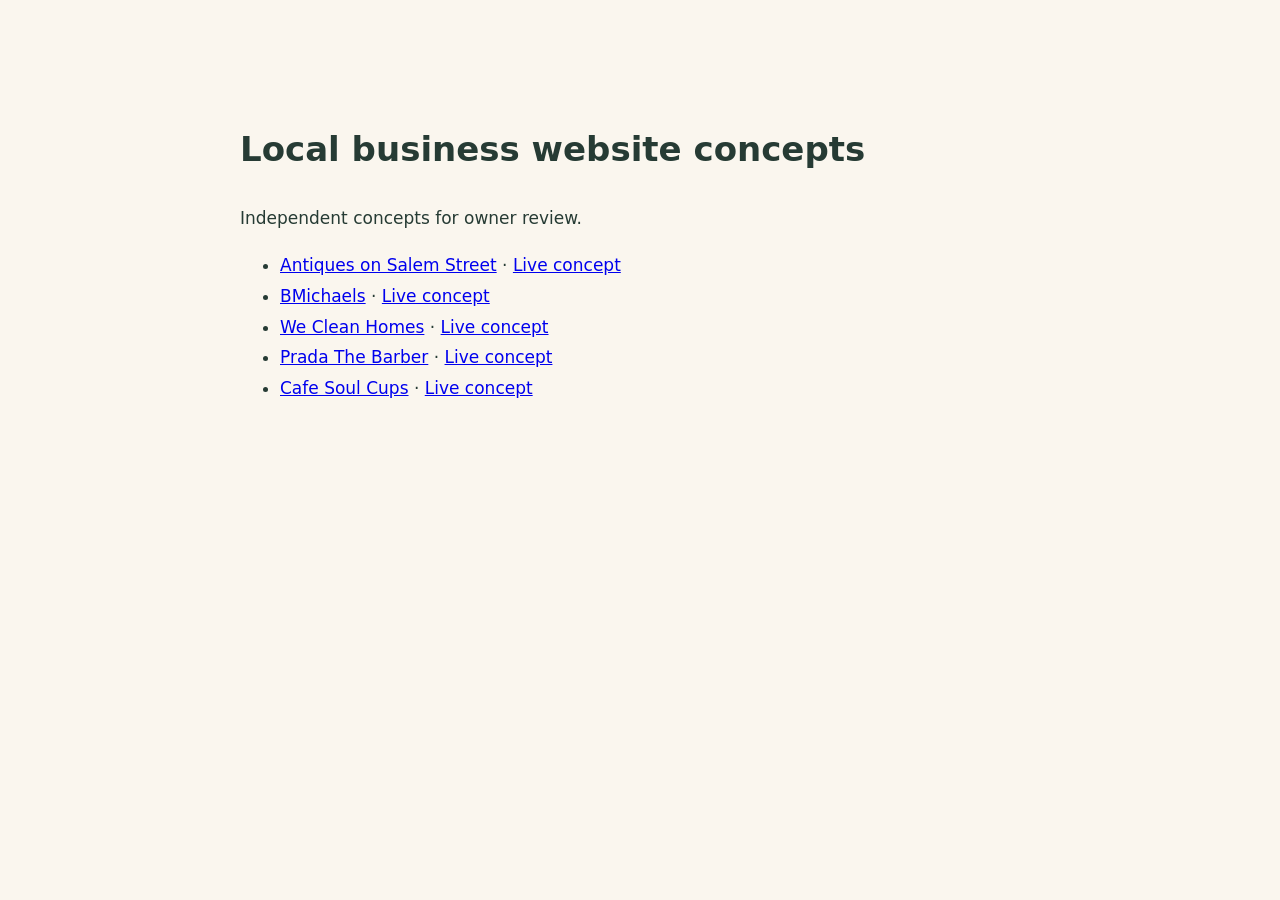
<file: index.html>
<!doctype html><html lang="en"><meta charset="utf-8"><meta name="viewport" content="width=device-width,initial-scale=1"><meta name="robots" content="noindex,nofollow"><title>Local business website concepts</title><body style="margin:8vh auto;padding:24px;max-width:800px;font:17px/1.8 system-ui;background:#faf6ee;color:#263b34"><h1>Local business website concepts</h1><p>Independent concepts for owner review.</p><ul><li><a href="antiques-on-salem-street.html">Antiques on Salem Street</a> · <a href="https://salem-street-concept.netlify.app/">Live concept</a></li><li><a href="bmichaels-cary.html">BMichaels</a> · <a href="https://triangle-local-previews.netlify.app/bmichaels-cary/">Live concept</a></li><li><a href="we-clean-homes-cary.html">We Clean Homes</a> · <a href="https://triangle-local-previews.netlify.app/we-clean-homes-cary/">Live concept</a></li><li><a href="prada-the-barber-raleigh.html">Prada The Barber</a> · <a href="https://triangle-local-previews.netlify.app/prada-the-barber-raleigh/">Live concept</a></li><li><a href="soulcups-cary.html">Cafe Soul Cups</a> · <a href="https://soulcups-cary-concept.netlify.app/">Live concept</a></li></ul></body></html>
</file>
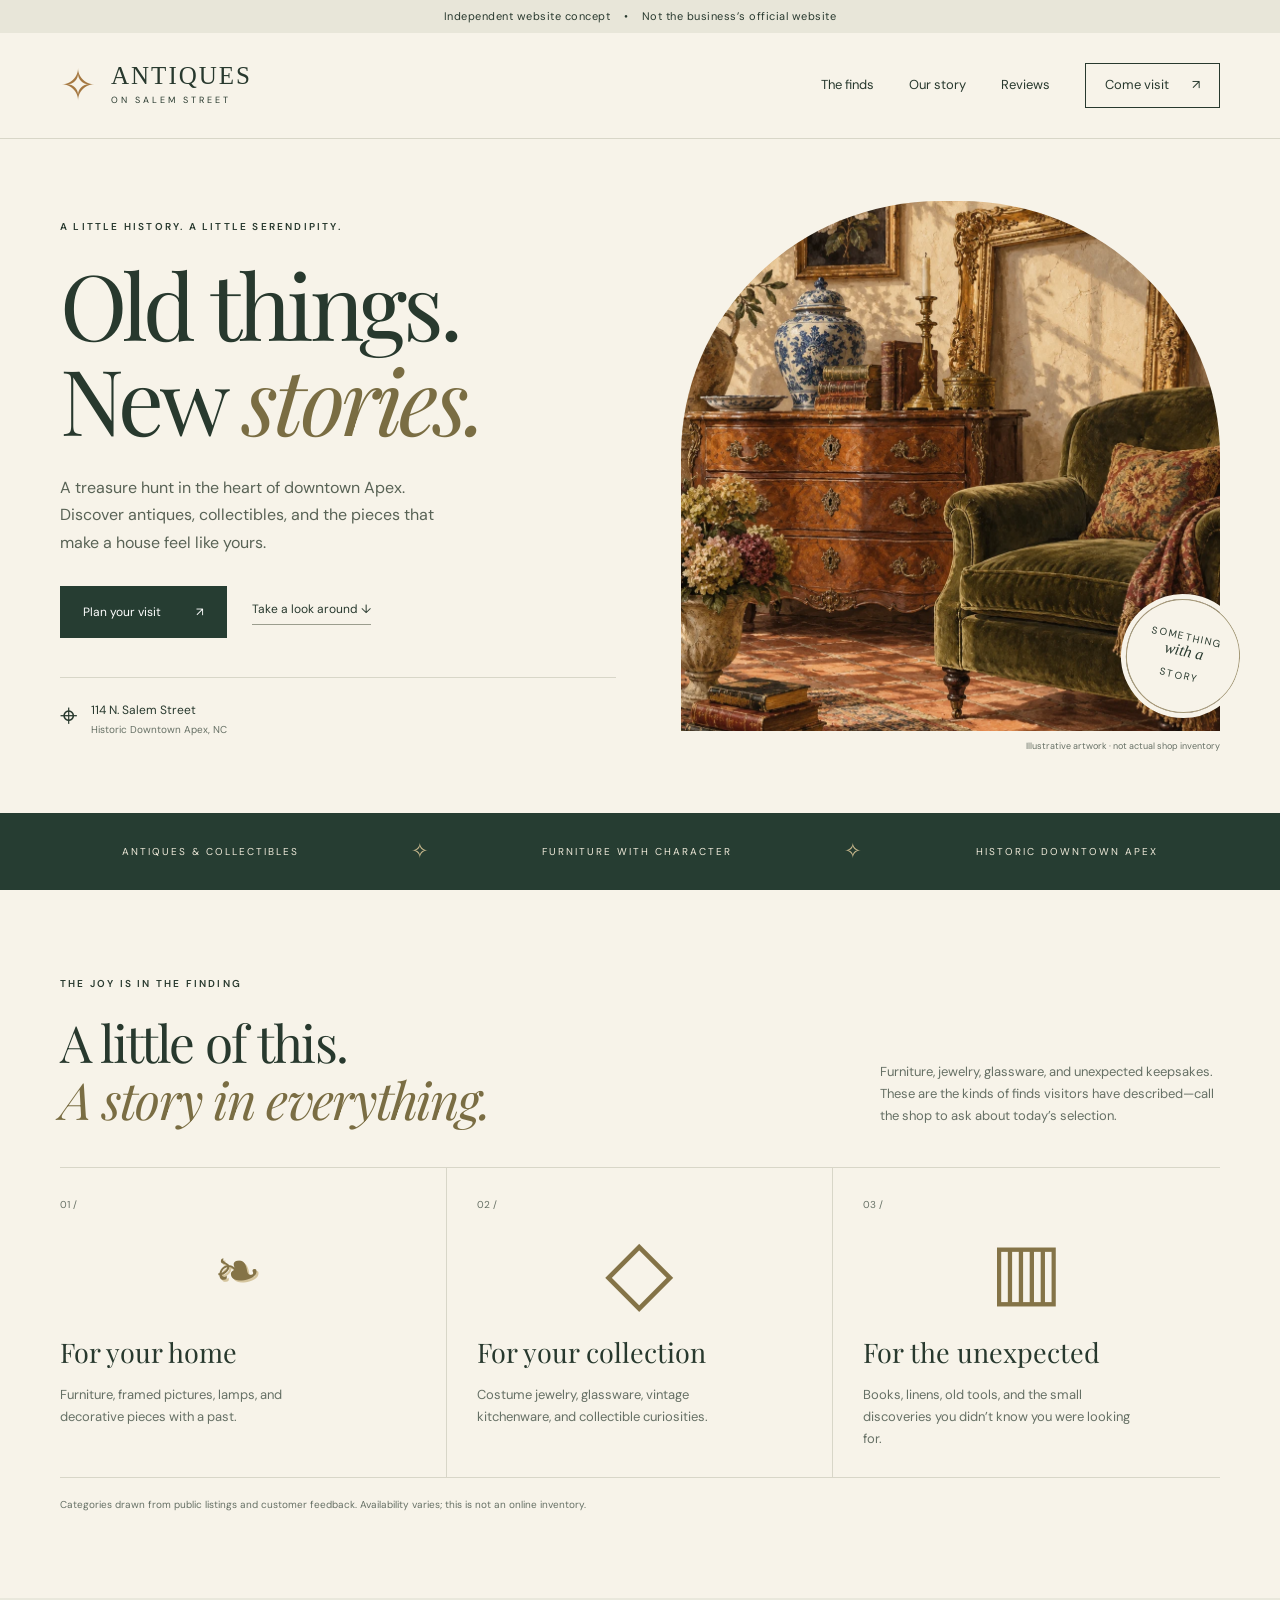
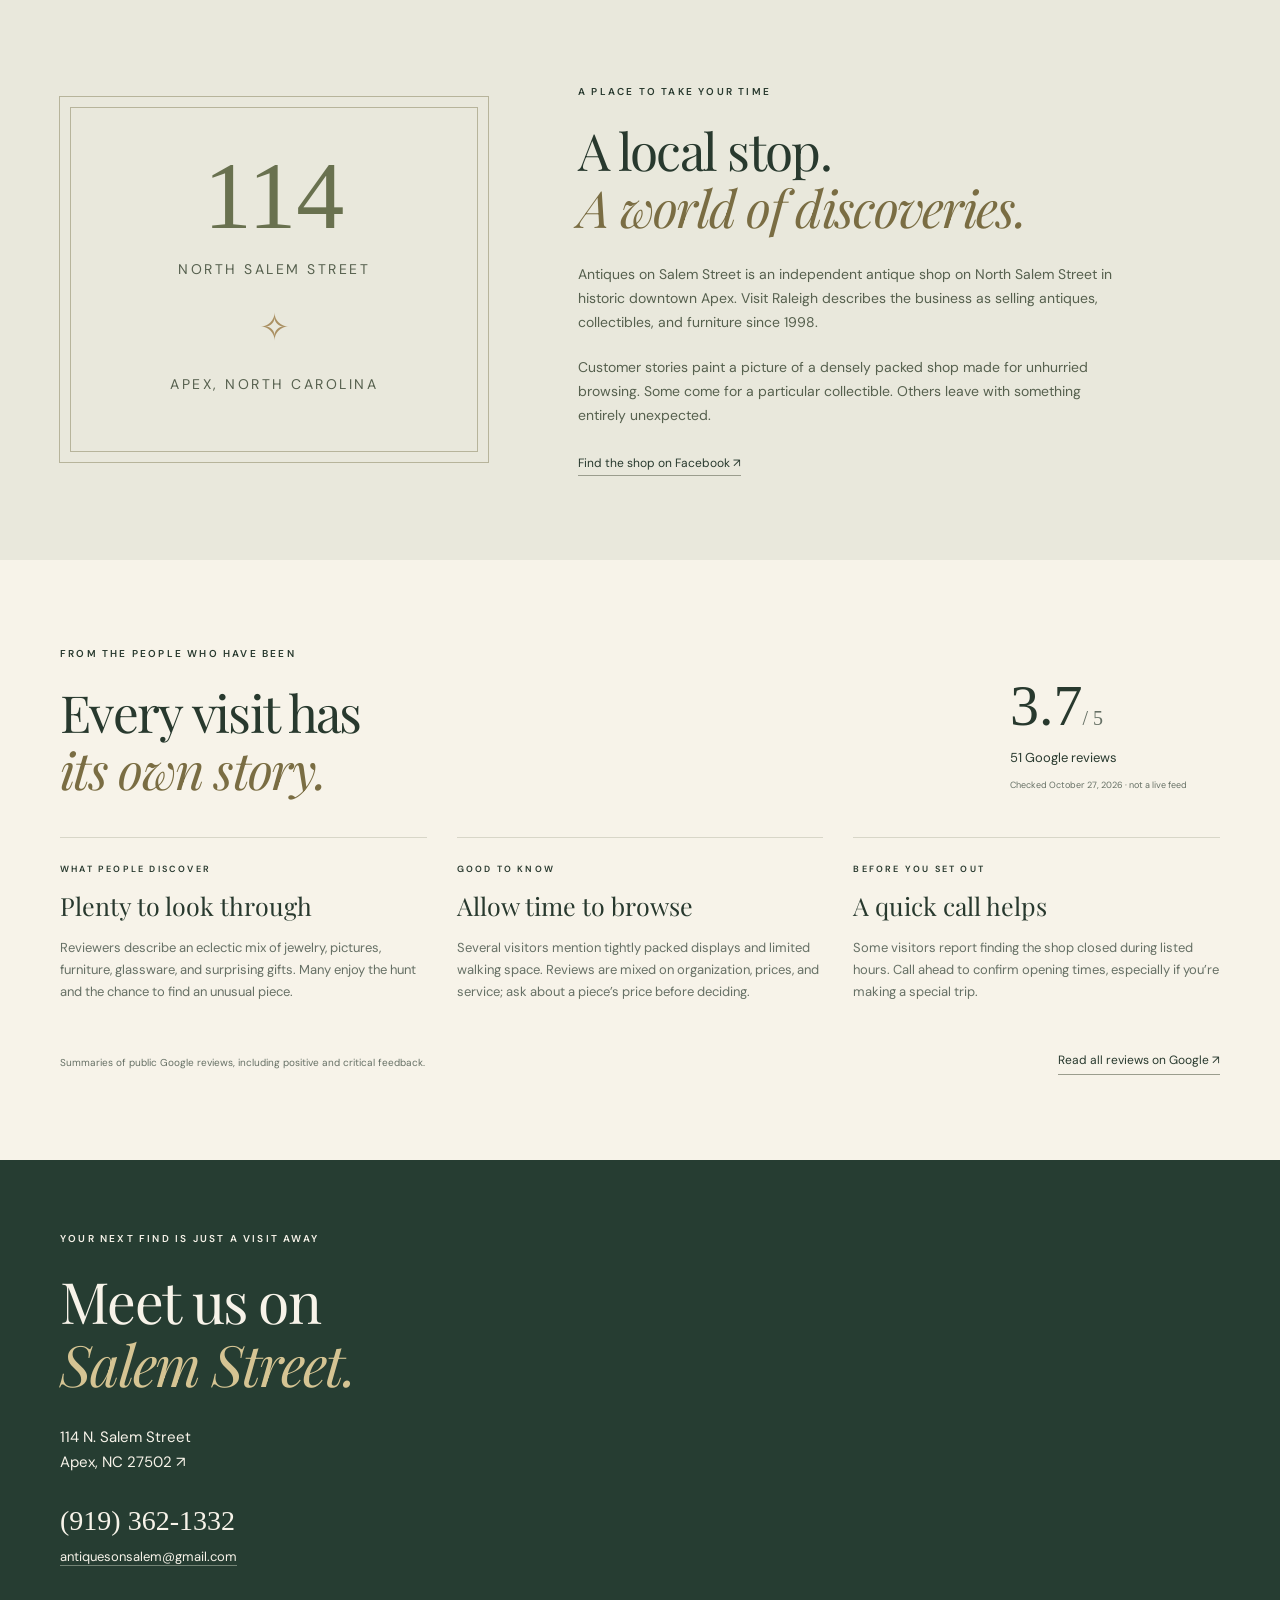
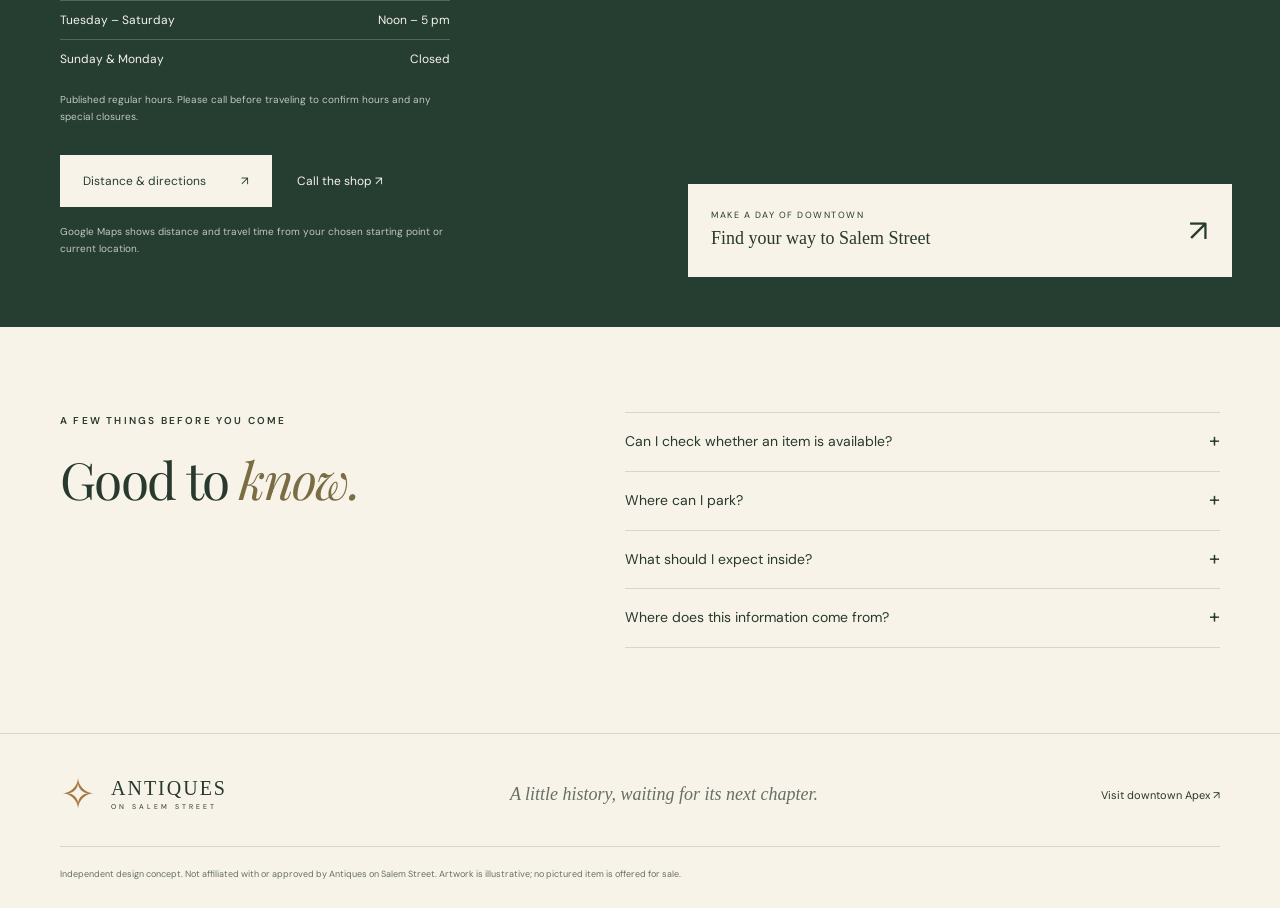
<file: antiques-on-salem-street.html>
<!doctype html>
<html lang="en"><head><meta charset="utf-8"><meta name="viewport" content="width=device-width,initial-scale=1"><meta name="description" content="Explore a website concept for Antiques on Salem Street in downtown Apex. Find published hours, contact details, reviews and Google Maps directions."><meta name="theme-color" content="#263d32"><title>Antiques on Salem Street · Apex, North Carolina</title><link rel="stylesheet" href="antiques-on-salem-street.css"></head>
<body><div class="concept">Independent website concept <span>•</span> Not the business’s official website</div><header><a class="brand" href="#home" aria-label="Antiques on Salem Street home"><span class="brand-icon">✧</span><span>ANTIQUES<small>ON SALEM STREET</small></span></a><nav aria-label="Main navigation"><a href="#discover">The finds</a><a href="#story">Our story</a><a href="#reviews">Reviews</a><a class="nav-visit" href="#visit">Come visit <span>↗</span></a></nav></header>
<main id="home"><section class="hero"><div class="hero-copy"><p class="eyebrow">A LITTLE HISTORY. A LITTLE SERENDIPITY.</p><h1>Old things.<br>New <em>stories.</em></h1><p class="intro">A treasure hunt in the heart of downtown Apex. Discover antiques, collectibles, and the pieces that make a house feel like yours.</p><div class="actions"><a class="button" href="#visit">Plan your visit <span>↗</span></a><a class="text-link" href="#discover">Take a look around <span>↓</span></a></div><div class="hero-note"><span class="pin">⌖</span><span>114 N. Salem Street<small>Historic Downtown Apex, NC</small></span></div></div><figure class="hero-art"><img src="antiques-illustration.webp" alt="Painterly concept illustration of antique furniture, a brass candlestick, books, and an ornate frame"><div class="seal">SOMETHING<br><i>with a</i><br>STORY</div><figcaption>Illustrative artwork · not actual shop inventory</figcaption></figure></section>
<div class="ribbon"><span>ANTIQUES & COLLECTIBLES</span><b>✧</b><span>FURNITURE WITH CHARACTER</span><b>✧</b><span>HISTORIC DOWNTOWN APEX</span></div>
<section id="discover" class="section finds"><div class="section-head"><div><p class="eyebrow">THE JOY IS IN THE FINDING</p><h2>A little of this.<br><em>A story in everything.</em></h2></div><p>Furniture, jewelry, glassware, and unexpected keepsakes. These are the kinds of finds visitors have described—call the shop to ask about today’s selection.</p></div><div class="find-grid"><article><span class="number">01 /</span><div class="sketch frame" aria-hidden="true">❧</div><h3>For your home</h3><p>Furniture, framed pictures, lamps, and decorative pieces with a past.</p></article><article><span class="number">02 /</span><div class="sketch jewel" aria-hidden="true">◇</div><h3>For your collection</h3><p>Costume jewelry, glassware, vintage kitchenware, and collectible curiosities.</p></article><article><span class="number">03 /</span><div class="sketch books" aria-hidden="true">▥</div><h3>For the unexpected</h3><p>Books, linens, old tools, and the small discoveries you didn’t know you were looking for.</p></article></div><p class="fine">Categories drawn from public listings and customer feedback. Availability varies; this is not an online inventory.</p></section>
<section id="story" class="story section"><div class="story-mark"><span>114</span><p>NORTH SALEM STREET</p><div>✧</div><p>APEX, NORTH CAROLINA</p></div><div><p class="eyebrow">A PLACE TO TAKE YOUR TIME</p><h2>A local stop.<br><em>A world of discoveries.</em></h2><p>Antiques on Salem Street is an independent antique shop on North Salem Street in historic downtown Apex. Visit Raleigh describes the business as selling antiques, collectibles, and furniture since 1998.</p><p>Customer stories paint a picture of a densely packed shop made for unhurried browsing. Some come for a particular collectible. Others leave with something entirely unexpected.</p><a class="text-link" href="https://www.facebook.com/antiquesonsalemstreet/" target="_blank" rel="noopener">Find the shop on Facebook ↗</a></div></section>
<section id="reviews" class="section reviews"><div class="section-head"><div><p class="eyebrow">FROM THE PEOPLE WHO HAVE BEEN</p><h2>Every visit has<br><em>its own story.</em></h2></div><div class="rating"><strong>3.7<span>/ 5</span></strong><p>51 Google reviews</p><small>Checked October 27, 2026 · not a live feed</small></div></div><div class="review-grid"><article><p class="eyebrow">WHAT PEOPLE DISCOVER</p><h3>Plenty to look through</h3><p>Reviewers describe an eclectic mix of jewelry, pictures, furniture, glassware, and surprising gifts. Many enjoy the hunt and the chance to find an unusual piece.</p></article><article><p class="eyebrow">GOOD TO KNOW</p><h3>Allow time to browse</h3><p>Several visitors mention tightly packed displays and limited walking space. Reviews are mixed on organization, prices, and service; ask about a piece’s price before deciding.</p></article><article><p class="eyebrow">BEFORE YOU SET OUT</p><h3>A quick call helps</h3><p>Some visitors report finding the shop closed during listed hours. Call ahead to confirm opening times, especially if you’re making a special trip.</p></article></div><div class="review-bottom"><p>Summaries of public Google reviews, including positive and critical feedback.</p><a class="text-link" href="https://www.google.com/maps/place/Antiques+On+Salem+Street/@35.7312719,-78.8510013,17z/data=!4m8!3m7!1s0x89ac92bac2cf59fd:0xdb73c8666f2f344c!8m2!3d35.7312719!4d-78.8510013!9m1!1b1!16s%2Fg%2F1vl5hnbd" target="_blank" rel="noopener">Read all reviews on Google ↗</a></div></section>
<section id="visit" class="visit"><div class="visit-info"><p class="eyebrow">YOUR NEXT FIND IS JUST A VISIT AWAY</p><h2>Meet us on<br><em>Salem Street.</em></h2><address><a href="https://www.google.com/maps/search/?api=1&query=Antiques+on+Salem+Street+114+N+Salem+St+Apex+NC" target="_blank" rel="noopener">114 N. Salem Street<br>Apex, NC 27502 ↗</a></address><a class="contact-phone" href="tel:+19193621332">(919) 362-1332</a><a class="email" href="mailto:antiquesonsalem@gmail.com">antiquesonsalem@gmail.com</a><dl class="hours"><div><dt>Tuesday – Saturday</dt><dd>Noon – 5 pm</dd></div><div><dt>Sunday & Monday</dt><dd>Closed</dd></div></dl><p class="visit-note">Published regular hours. Please call before traveling to confirm hours and any special closures.</p><div class="actions"><a class="button light" href="https://www.google.com/maps/dir/?api=1&destination=Antiques+On+Salem+Street%2C+114+N+Salem+St%2C+Apex%2C+NC+27502&travelmode=driving" target="_blank" rel="noopener">Distance & directions <span>↗</span></a><a class="call-link" href="tel:+19193621332">Call the shop ↗</a></div><p class="maps-note">Google Maps shows distance and travel time from your chosen starting point or current location.</p></div><div class="map-side"><iframe title="Antiques on Salem Street location in downtown Apex" src="https://maps.google.com/maps?q=Antiques%20On%20Salem%20Street%2C%20114%20N%20Salem%20St%2C%20Apex%20NC&t=&z=16&ie=UTF8&iwloc=&output=embed" loading="lazy" referrerpolicy="no-referrer-when-downgrade"></iframe><a class="map-label" href="https://www.google.com/maps/dir/?api=1&destination=114+N+Salem+St+Apex+NC+27502" target="_blank" rel="noopener"><span>MAKE A DAY OF DOWNTOWN<br><strong>Find your way to Salem Street</strong></span><b>↗</b></a></div></section>
<section class="section faq"><div><p class="eyebrow">A FEW THINGS BEFORE YOU COME</p><h2>Good to <em>know.</em></h2></div><div><details><summary>Can I check whether an item is available?</summary><p>Call <a href="tel:+19193621332">(919) 362-1332</a> or <a href="mailto:antiquesonsalem@gmail.com">email the shop</a> with a description of what you’re looking for. This concept website does not display live stock or accept purchases.</p></details><details><summary>Where can I park?</summary><p>Public listings mention street parking. Use <a href="https://www.google.com/maps/search/parking+near+114+N+Salem+St+Apex+NC/" target="_blank" rel="noopener">Google Maps to find nearby parking</a>, and check posted signs when you arrive.</p></details><details><summary>What should I expect inside?</summary><p>A browse-at-your-own-pace antique shop. Visitors mention a wide range of objects and closely packed displays. Call ahead if you need to confirm step-free access, aisle space, or other accessibility arrangements.</p></details><details><summary>Where does this information come from?</summary><p>Contact details and regular hours: <a href="https://www.visitraleigh.com/listing/antiques-on-salem-street/73027/" target="_blank" rel="noopener">Visit Raleigh</a>. Rating, review themes, and location: <a href="https://www.google.com/maps/search/?api=1&query=Antiques+on+Salem+Street+114+N+Salem+St+Apex+NC" target="_blank" rel="noopener">Google Maps</a>, checked October 27, 2026. Inventory categories also reflect historical customer descriptions. Details can change.</p></details></div></section></main>
<footer><a class="brand" href="#home"><span class="brand-icon">✧</span><span>ANTIQUES<small>ON SALEM STREET</small></span></a><p>A little history, waiting for its next chapter.</p><a href="#visit">Visit downtown Apex ↗</a><div class="footer-note">Independent design concept. Not affiliated with or approved by Antiques on Salem Street. Artwork is illustrative; no pictured item is offered for sale.</div></footer><div class="mobile-actions"><a href="tel:+19193621332">Call the shop</a><a href="https://www.google.com/maps/dir/?api=1&destination=114+N+Salem+St+Apex+NC+27502" target="_blank" rel="noopener">Get directions ↗</a></div></body></html>
</file>
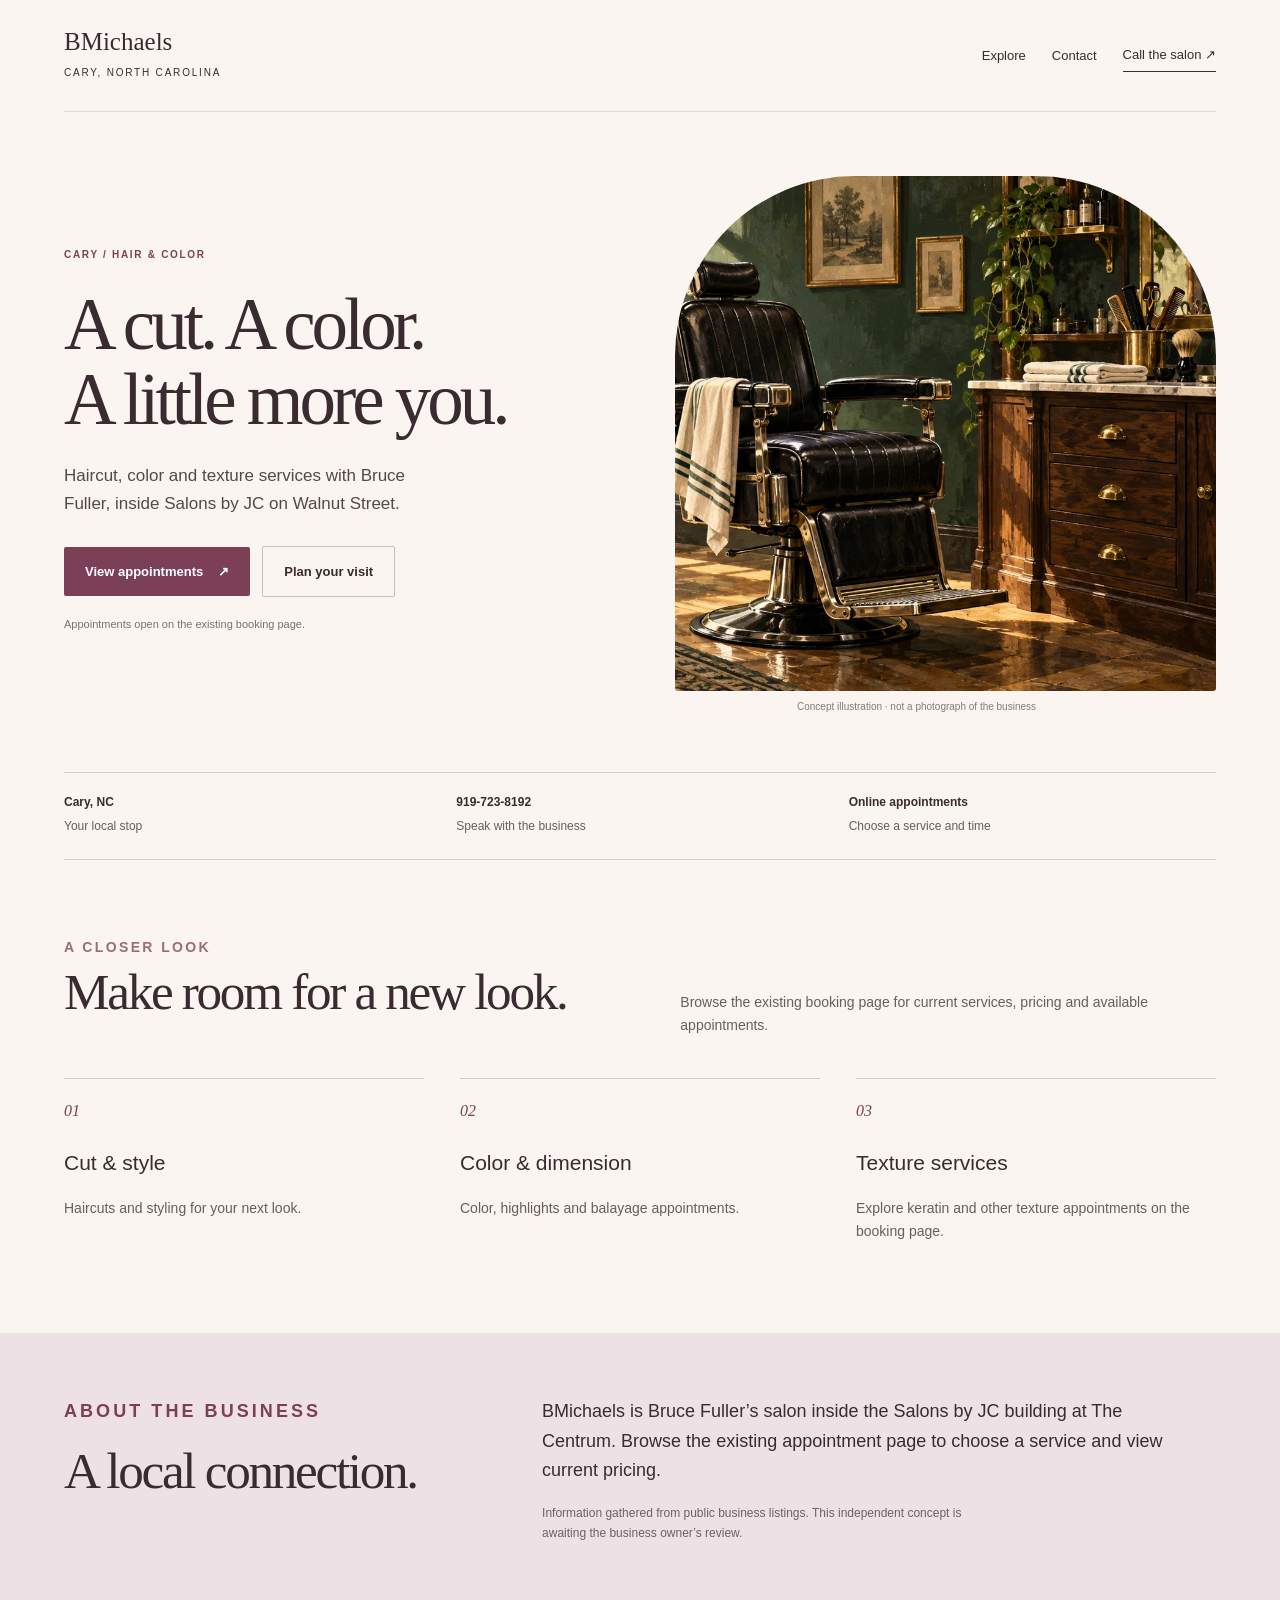
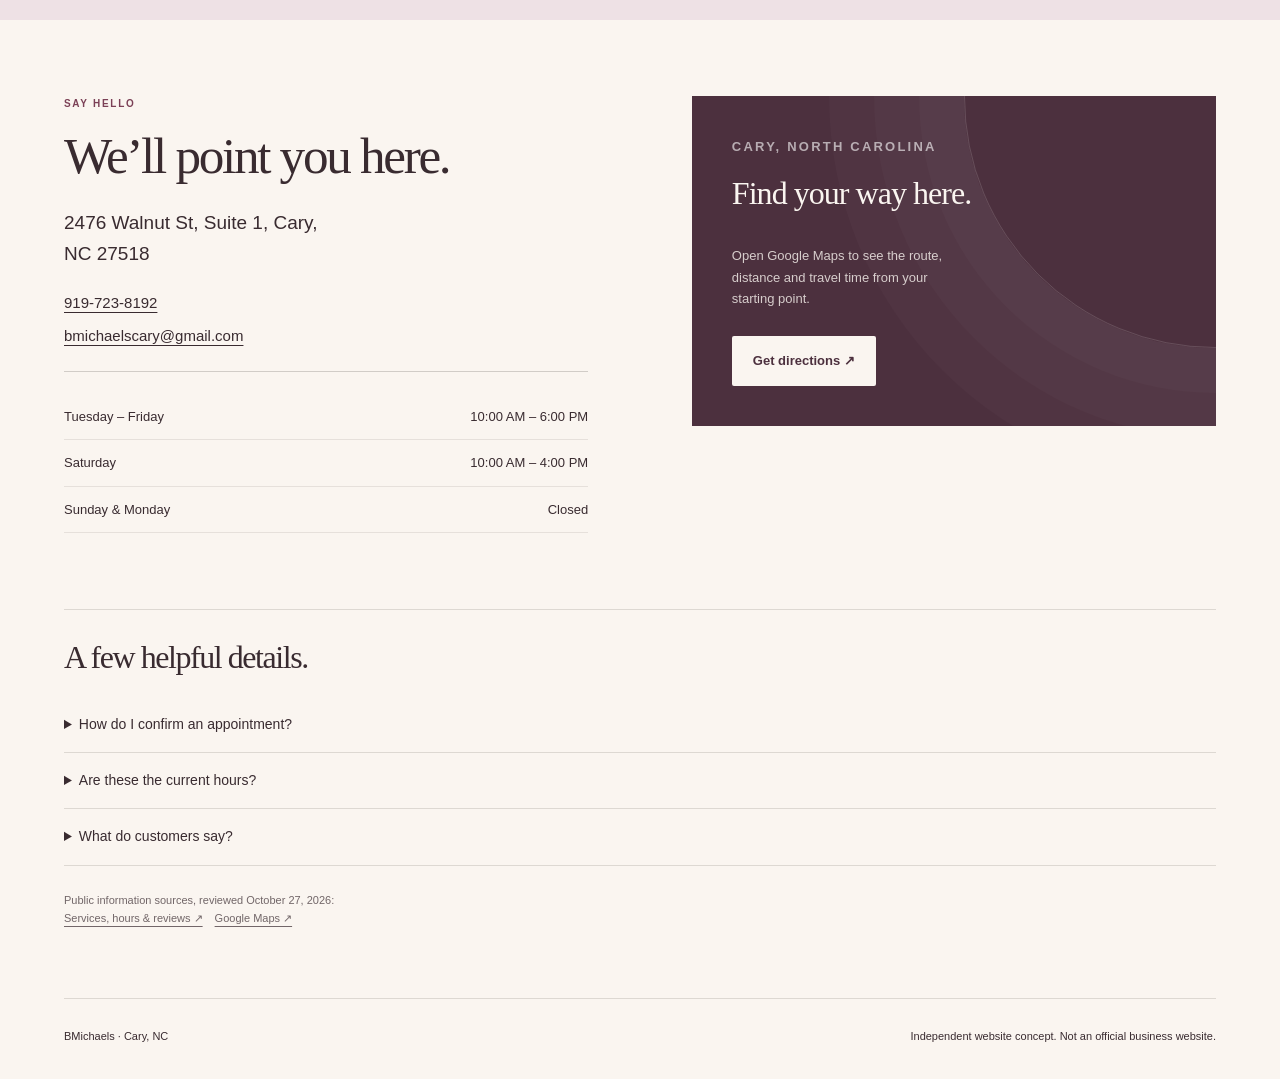
<file: bmichaels-cary.html>
<!doctype html><html lang="en"><head><meta charset="utf-8"><meta name="viewport" content="width=device-width,initial-scale=1"><meta name="robots" content="noindex,nofollow"><meta name="description" content="Website concept for BMichaels in Cary. Services, contact information and directions."><meta name="theme-color" content="#faf6ee"><title>BMichaels · Cary concept</title><link rel="stylesheet" href="triangle-concepts.css"></head><body class="salon"><a class="skip" href="#main">Skip to content</a><div class="wrap"><header><a class="wordmark" href="#">BMichaels<span>Cary, North Carolina</span></a><nav aria-label="Main navigation"><a href="#explore">Explore</a><a href="#visit">Contact</a><a class="navcall" href="tel:+19197238192">Call the salon ↗</a></nav></header><main id="main"><section class="hero"><div><p class="eyebrow">Cary / Hair &amp; color</p><h1>A cut. A color.<br>A little more you.</h1><p class="intro">Haircut, color and texture services with Bruce Fuller, inside Salons by JC on Walnut Street.</p><div class="actions"><a class="button" href="https://bmichaels.setmore.com/">View appointments <span aria-hidden="true">↗</span></a><a class="button secondary" href="#visit">Plan your visit</a></div><p class="hero-note">Appointments open on the existing booking page.</p></div><div><div class="hero-art"><img src="barber.webp" alt="" width="1200" height="1000" fetchpriority="high"></div><p class="artnote">Concept illustration · not a photograph of the business</p></div></section><div class="strip"><div><strong>Cary, NC</strong><span>Your local stop</span></div><div><strong>919-723-8192</strong><span>Speak with the business</span></div><div><strong>Online appointments</strong><span>Choose a service and time</span></div></div><section class="section" id="explore"><div class="section-head"><div><p class="eyebrow">A closer look</p><h2>Make room for a new look.</h2></div><p>Browse the existing booking page for current services, pricing and available appointments.</p></div><div class="offerings"><article class="offering"><span class="number">01</span><h3>Cut &amp; style</h3><p>Haircuts and styling for your next look.</p></article><article class="offering"><span class="number">02</span><h3>Color &amp; dimension</h3><p>Color, highlights and balayage appointments.</p></article><article class="offering"><span class="number">03</span><h3>Texture services</h3><p>Explore keratin and other texture appointments on the booking page.</p></article></div></section></main></div><section class="about"><div class="wrap"><div><p class="eyebrow">About the business</p><h2>A local connection.</h2></div><div><p>BMichaels is Bruce Fuller’s salon inside the Salons by JC building at The Centrum. Browse the existing appointment page to choose a service and view current pricing.</p><p class="micro">Information gathered from public business listings. This independent concept is awaiting the business owner’s review.</p></div></div></section><div class="wrap"><section class="section visit" id="visit"><div><p class="eyebrow">Say hello</p><h2>We’ll point you here.</h2><p class="address">2476 Walnut St, Suite 1, Cary, NC 27518</p><div class="contact-links"><a href="tel:+19197238192">919-723-8192</a><a href="mailto:bmichaelscary@gmail.com">bmichaelscary@gmail.com</a></div><div class="hours" aria-label="Business hours"><div><span>Tuesday – Friday</span><span>10:00 AM – 6:00 PM</span></div><div><span>Saturday</span><span>10:00 AM – 4:00 PM</span></div><div><span>Sunday &amp; Monday</span><span>Closed</span></div></div></div><div class="mapcard"><div><p class="eyebrow">Cary, North Carolina</p><h3>Find your way here.</h3><p>Open Google Maps to see the route, distance and travel time from your starting point.</p></div><a class="button" href="https://www.google.com/maps/dir/?api=1&amp;destination=BMichaels+2476+Walnut+St%2C+Suite+1%2C+Cary%2C+NC+27518" target="_blank" rel="noopener noreferrer">Get directions ↗</a></div></section><section class="faq"><h2>A few helpful details.</h2><details><summary>How do I confirm an appointment?</summary><p>Use the appointment link to check current services and times, or call the business with questions.</p></details><details><summary>Are these the current hours?</summary><p>Published hours are shown above. Hours can change; please call before a special trip.</p></details><details><summary>What do customers say?</summary><p>Setmore: 5.0/5 from 4 reviews, checked Oct 27, 2026. Reviewers discuss cuts, highlights and Bruce’s knowledge. This is a small sample, not a Google rating. Read the source for the complete range of experiences and current reviews.</p></details><p class="sources" style="margin-top:25px">Public information sources, reviewed October 27, 2026:<br><a href="https://bmichaels.setmore.com/" target="_blank" rel="noopener noreferrer">Services, hours &amp; reviews ↗</a><a href="https://www.google.com/maps/search/?api=1&amp;query=BMichaels+2476+Walnut+St%2C+Suite+1%2C+Cary%2C+NC+27518" target="_blank" rel="noopener noreferrer">Google Maps ↗</a></p></section><footer><p>BMichaels · Cary, NC</p><p>Independent website concept. Not an official business website.</p></footer></div></body></html>
</file>
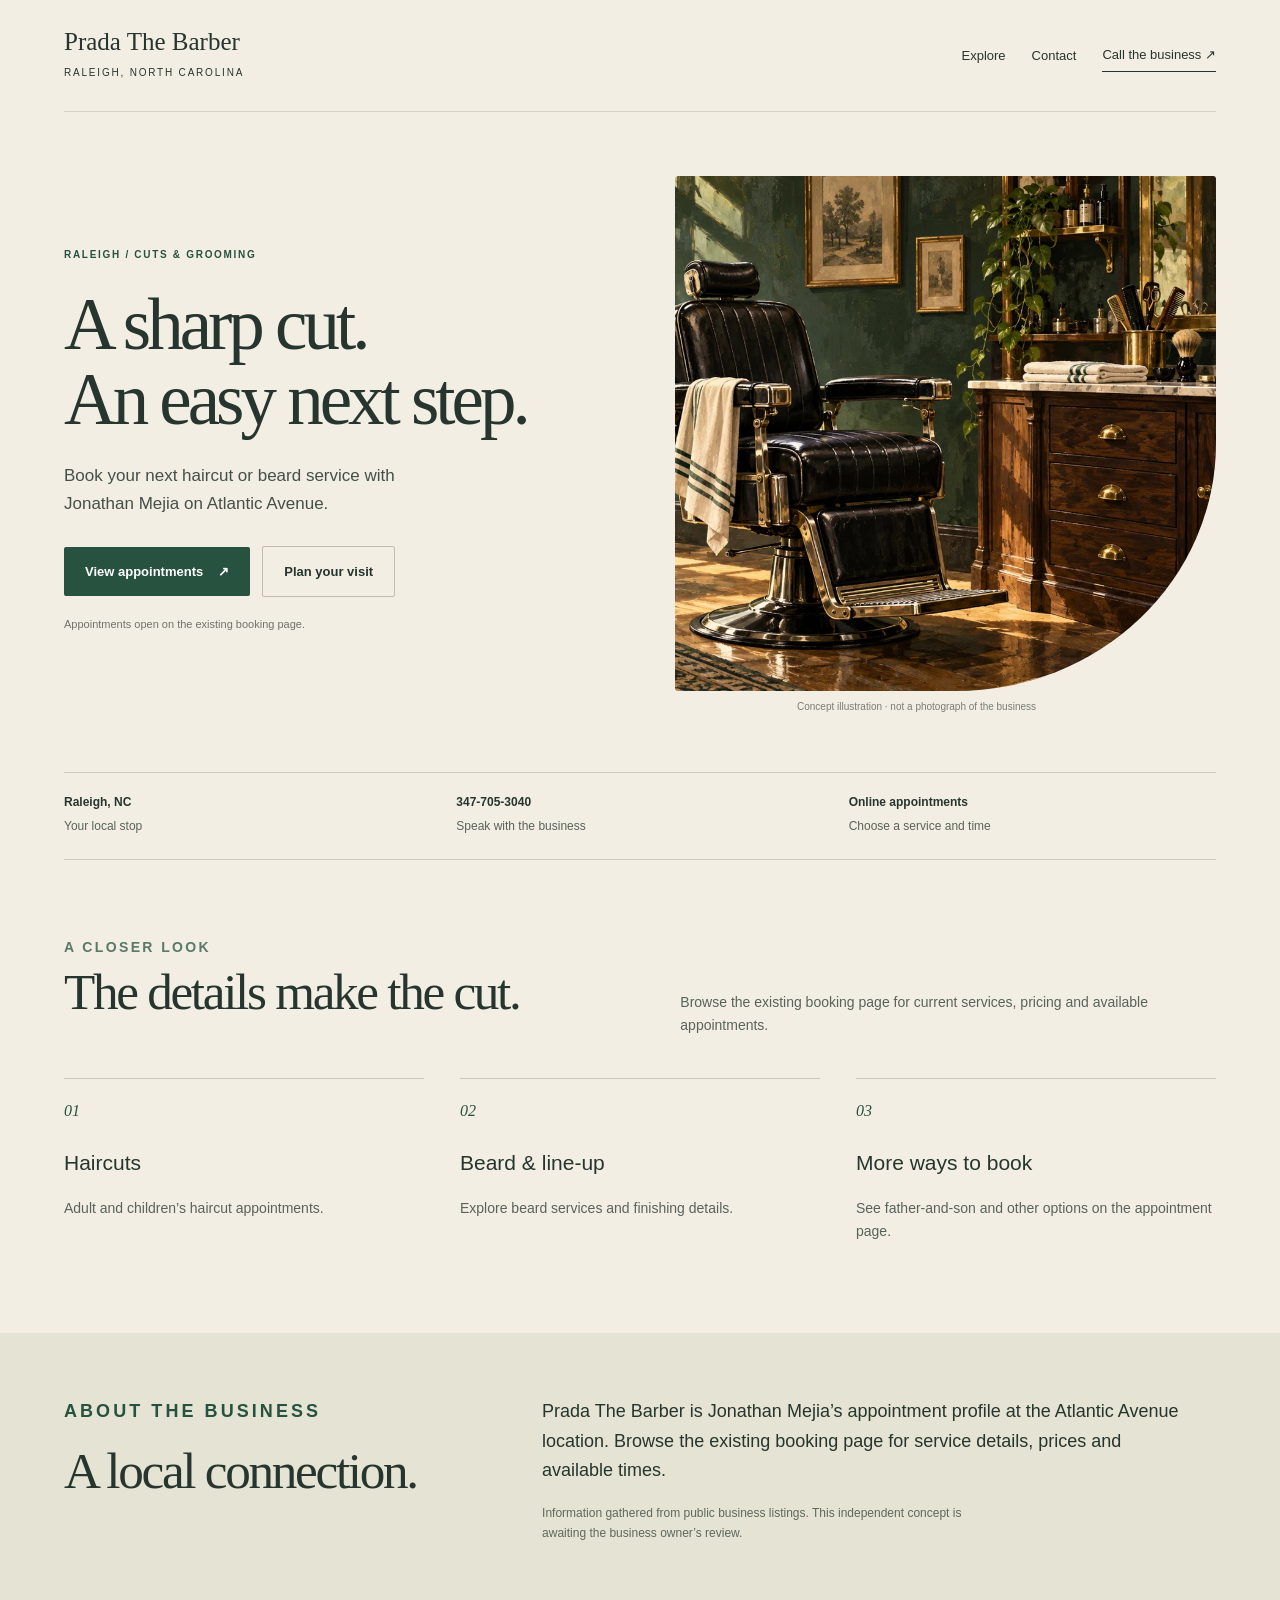
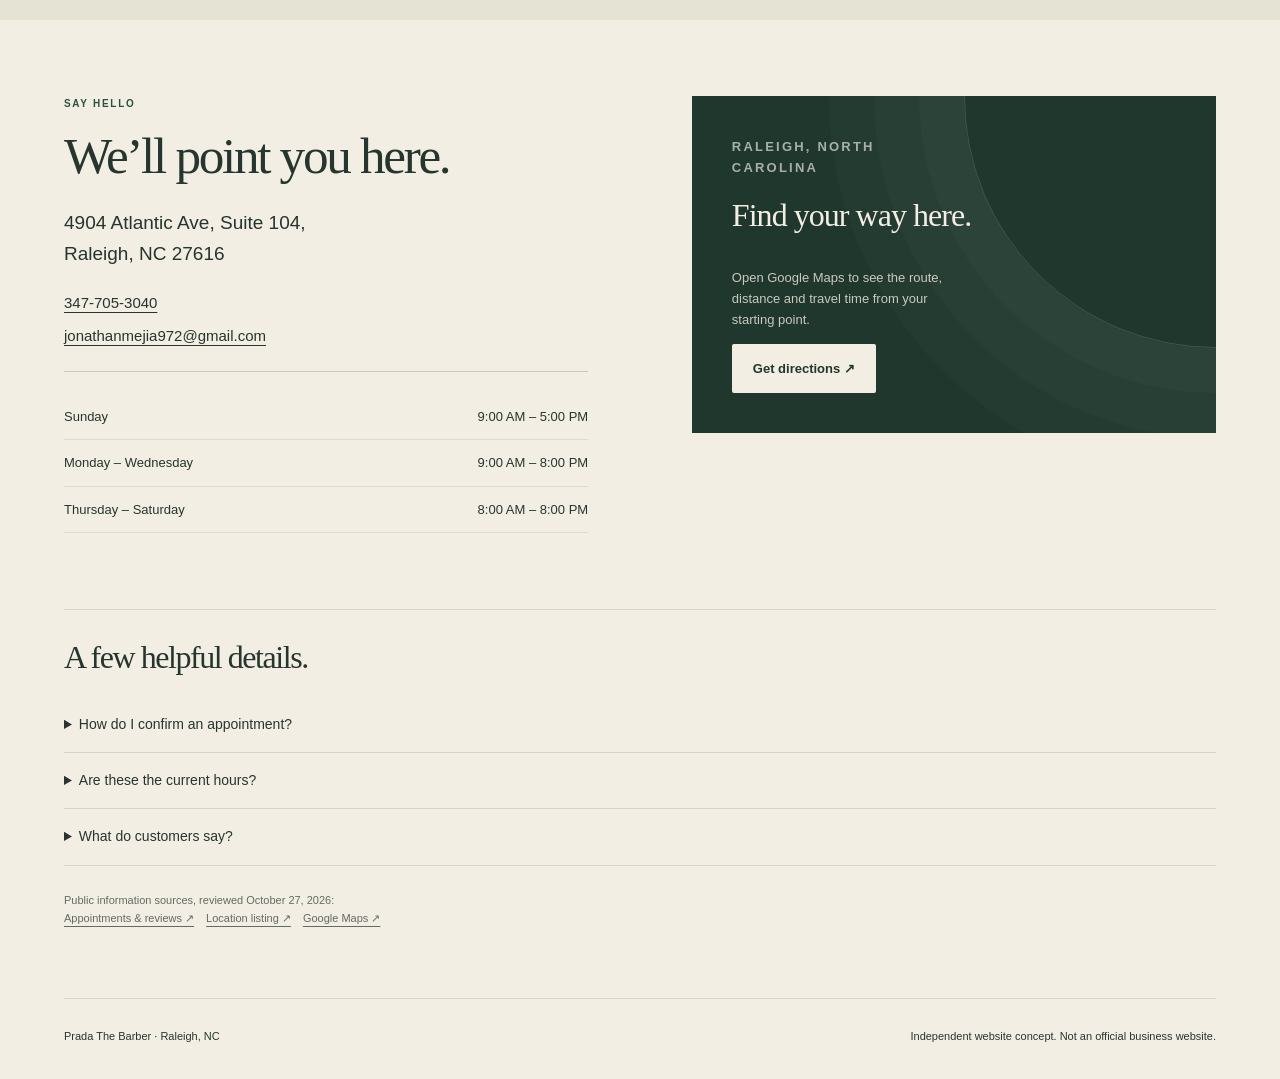
<file: prada-the-barber-raleigh.html>
<!doctype html><html lang="en"><head><meta charset="utf-8"><meta name="viewport" content="width=device-width,initial-scale=1"><meta name="robots" content="noindex,nofollow"><meta name="description" content="Website concept for Prada The Barber in Raleigh. Services, contact information and directions."><meta name="theme-color" content="#faf6ee"><title>Prada The Barber · Raleigh concept</title><link rel="stylesheet" href="triangle-concepts.css"></head><body class="barber"><a class="skip" href="#main">Skip to content</a><div class="wrap"><header><a class="wordmark" href="#">Prada The Barber<span>Raleigh, North Carolina</span></a><nav aria-label="Main navigation"><a href="#explore">Explore</a><a href="#visit">Contact</a><a class="navcall" href="tel:+13477053040">Call the business ↗</a></nav></header><main id="main"><section class="hero"><div><p class="eyebrow">Raleigh / Cuts &amp; grooming</p><h1>A sharp cut.<br>An easy next step.</h1><p class="intro">Book your next haircut or beard service with Jonathan Mejia on Atlantic Avenue.</p><div class="actions"><a class="button" href="https://pradathebarber.setmore.com/">View appointments <span aria-hidden="true">↗</span></a><a class="button secondary" href="#visit">Plan your visit</a></div><p class="hero-note">Appointments open on the existing booking page.</p></div><div><div class="hero-art"><img src="barber.webp" alt="" width="1200" height="1000" fetchpriority="high"></div><p class="artnote">Concept illustration · not a photograph of the business</p></div></section><div class="strip"><div><strong>Raleigh, NC</strong><span>Your local stop</span></div><div><strong>347-705-3040</strong><span>Speak with the business</span></div><div><strong>Online appointments</strong><span>Choose a service and time</span></div></div><section class="section" id="explore"><div class="section-head"><div><p class="eyebrow">A closer look</p><h2>The details make the cut.</h2></div><p>Browse the existing booking page for current services, pricing and available appointments.</p></div><div class="offerings"><article class="offering"><span class="number">01</span><h3>Haircuts</h3><p>Adult and children’s haircut appointments.</p></article><article class="offering"><span class="number">02</span><h3>Beard &amp; line-up</h3><p>Explore beard services and finishing details.</p></article><article class="offering"><span class="number">03</span><h3>More ways to book</h3><p>See father-and-son and other options on the appointment page.</p></article></div></section></main></div><section class="about"><div class="wrap"><div><p class="eyebrow">About the business</p><h2>A local connection.</h2></div><div><p>Prada The Barber is Jonathan Mejia’s appointment profile at the Atlantic Avenue location. Browse the existing booking page for service details, prices and available times.</p><p class="micro">Information gathered from public business listings. This independent concept is awaiting the business owner’s review.</p></div></div></section><div class="wrap"><section class="section visit" id="visit"><div><p class="eyebrow">Say hello</p><h2>We’ll point you here.</h2><p class="address">4904 Atlantic Ave, Suite 104, Raleigh, NC 27616</p><div class="contact-links"><a href="tel:+13477053040">347-705-3040</a><a href="mailto:jonathanmejia972@gmail.com">jonathanmejia972@gmail.com</a></div><div class="hours" aria-label="Business hours"><div><span>Sunday</span><span>9:00 AM – 5:00 PM</span></div><div><span>Monday – Wednesday</span><span>9:00 AM – 8:00 PM</span></div><div><span>Thursday – Saturday</span><span>8:00 AM – 8:00 PM</span></div></div></div><div class="mapcard"><div><p class="eyebrow">Raleigh, North Carolina</p><h3>Find your way here.</h3><p>Open Google Maps to see the route, distance and travel time from your starting point.</p></div><a class="button" href="https://www.google.com/maps/dir/?api=1&amp;destination=Prada+The+Barber+4904+Atlantic+Ave%2C+Suite+104%2C+Raleigh%2C+NC+27616" target="_blank" rel="noopener noreferrer">Get directions ↗</a></div></section><section class="faq"><h2>A few helpful details.</h2><details><summary>How do I confirm an appointment?</summary><p>Use the appointment link to check current services and times, or call the business with questions.</p></details><details><summary>Are these the current hours?</summary><p>Published hours are shown above. Hours can change; please call before a special trip.</p></details><details><summary>What do customers say?</summary><p>Setmore: 5.0/5 from 127 reviews when checked Oct 27, 2026. Themes include attention to detail and consistent cuts. This is a Setmore rating, not Google. Read the source for the complete range of experiences and current reviews.</p></details><p class="sources" style="margin-top:25px">Public information sources, reviewed October 27, 2026:<br><a href="https://pradathebarber.setmore.com/" target="_blank" rel="noopener noreferrer">Appointments &amp; reviews ↗</a><a href="https://booksy.com/en-us/7636_new-york-stylez-barbershop_barber-shop_27100_raleigh" target="_blank" rel="noopener noreferrer">Location listing ↗</a><a href="https://www.google.com/maps/search/?api=1&amp;query=Prada+The+Barber+4904+Atlantic+Ave%2C+Suite+104%2C+Raleigh%2C+NC+27616" target="_blank" rel="noopener noreferrer">Google Maps ↗</a></p></section><footer><p>Prada The Barber · Raleigh, NC</p><p>Independent website concept. Not an official business website.</p></footer></div></body></html>
</file>
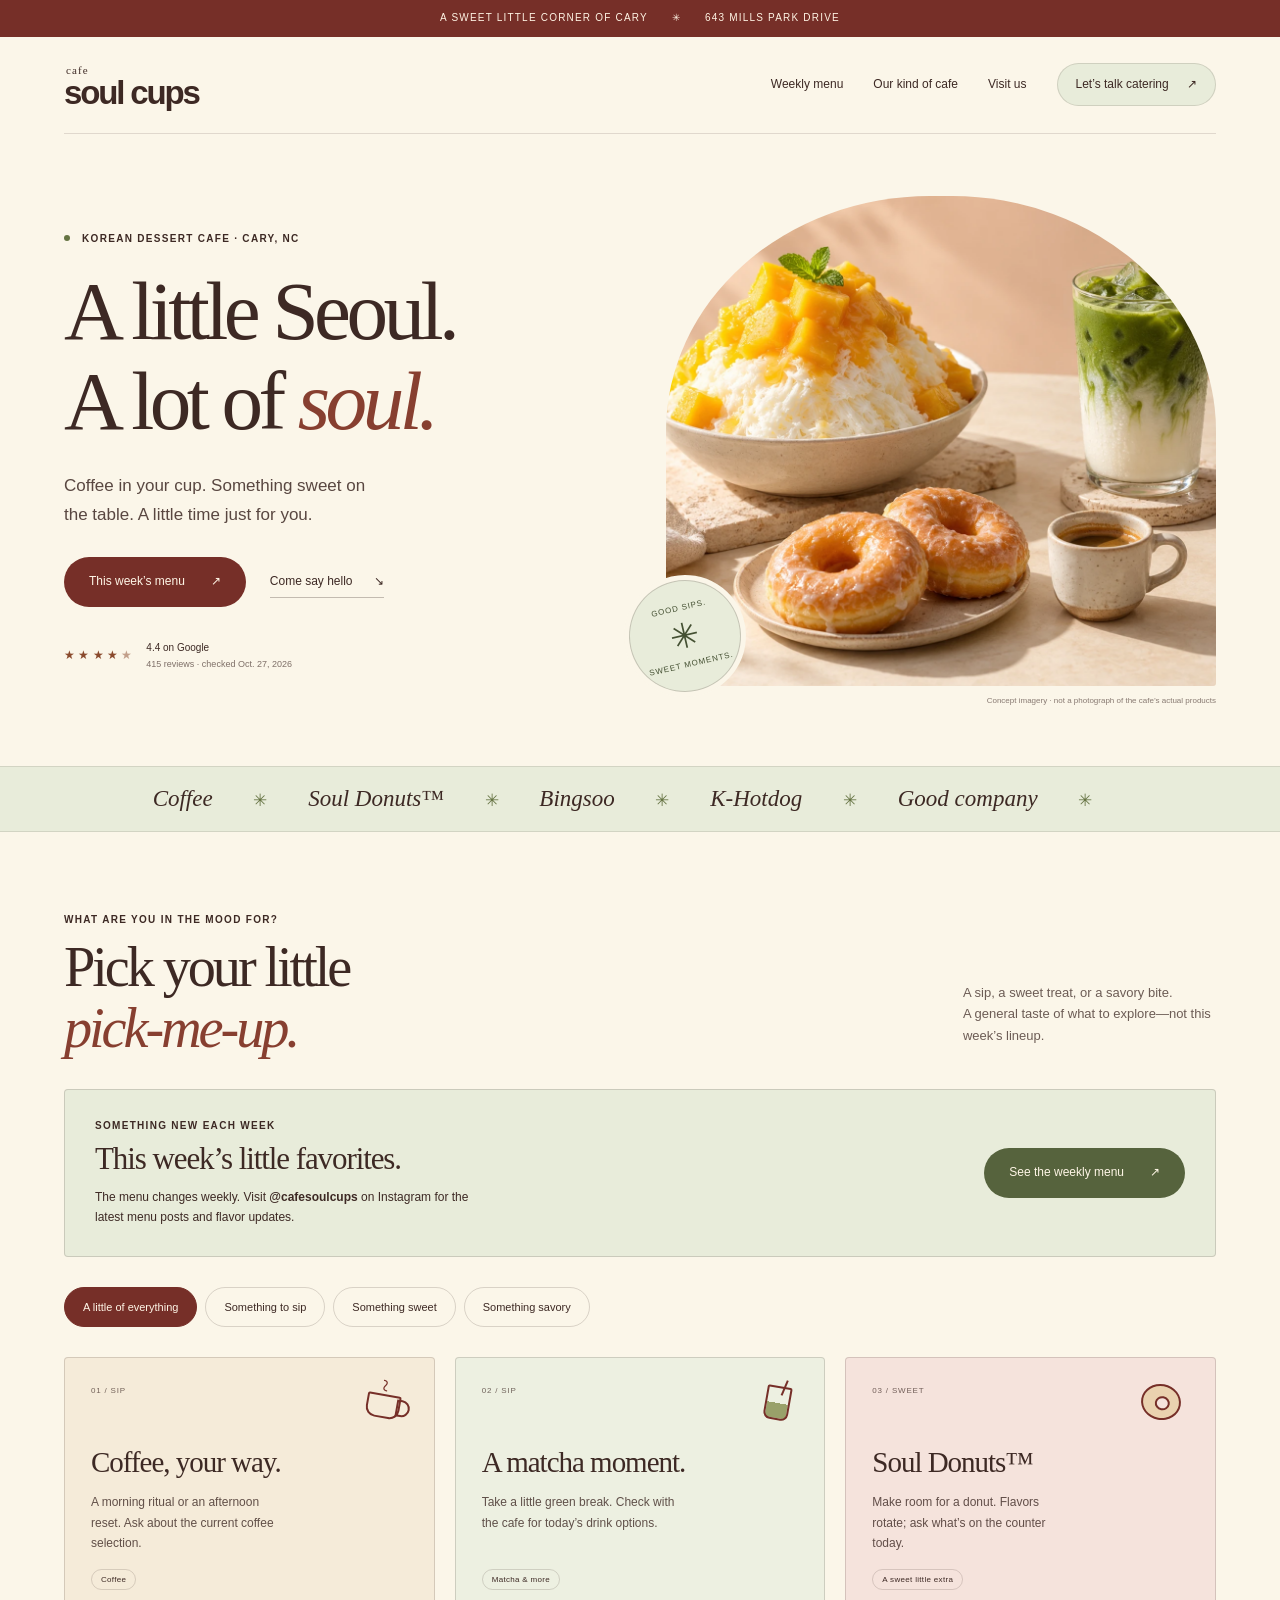
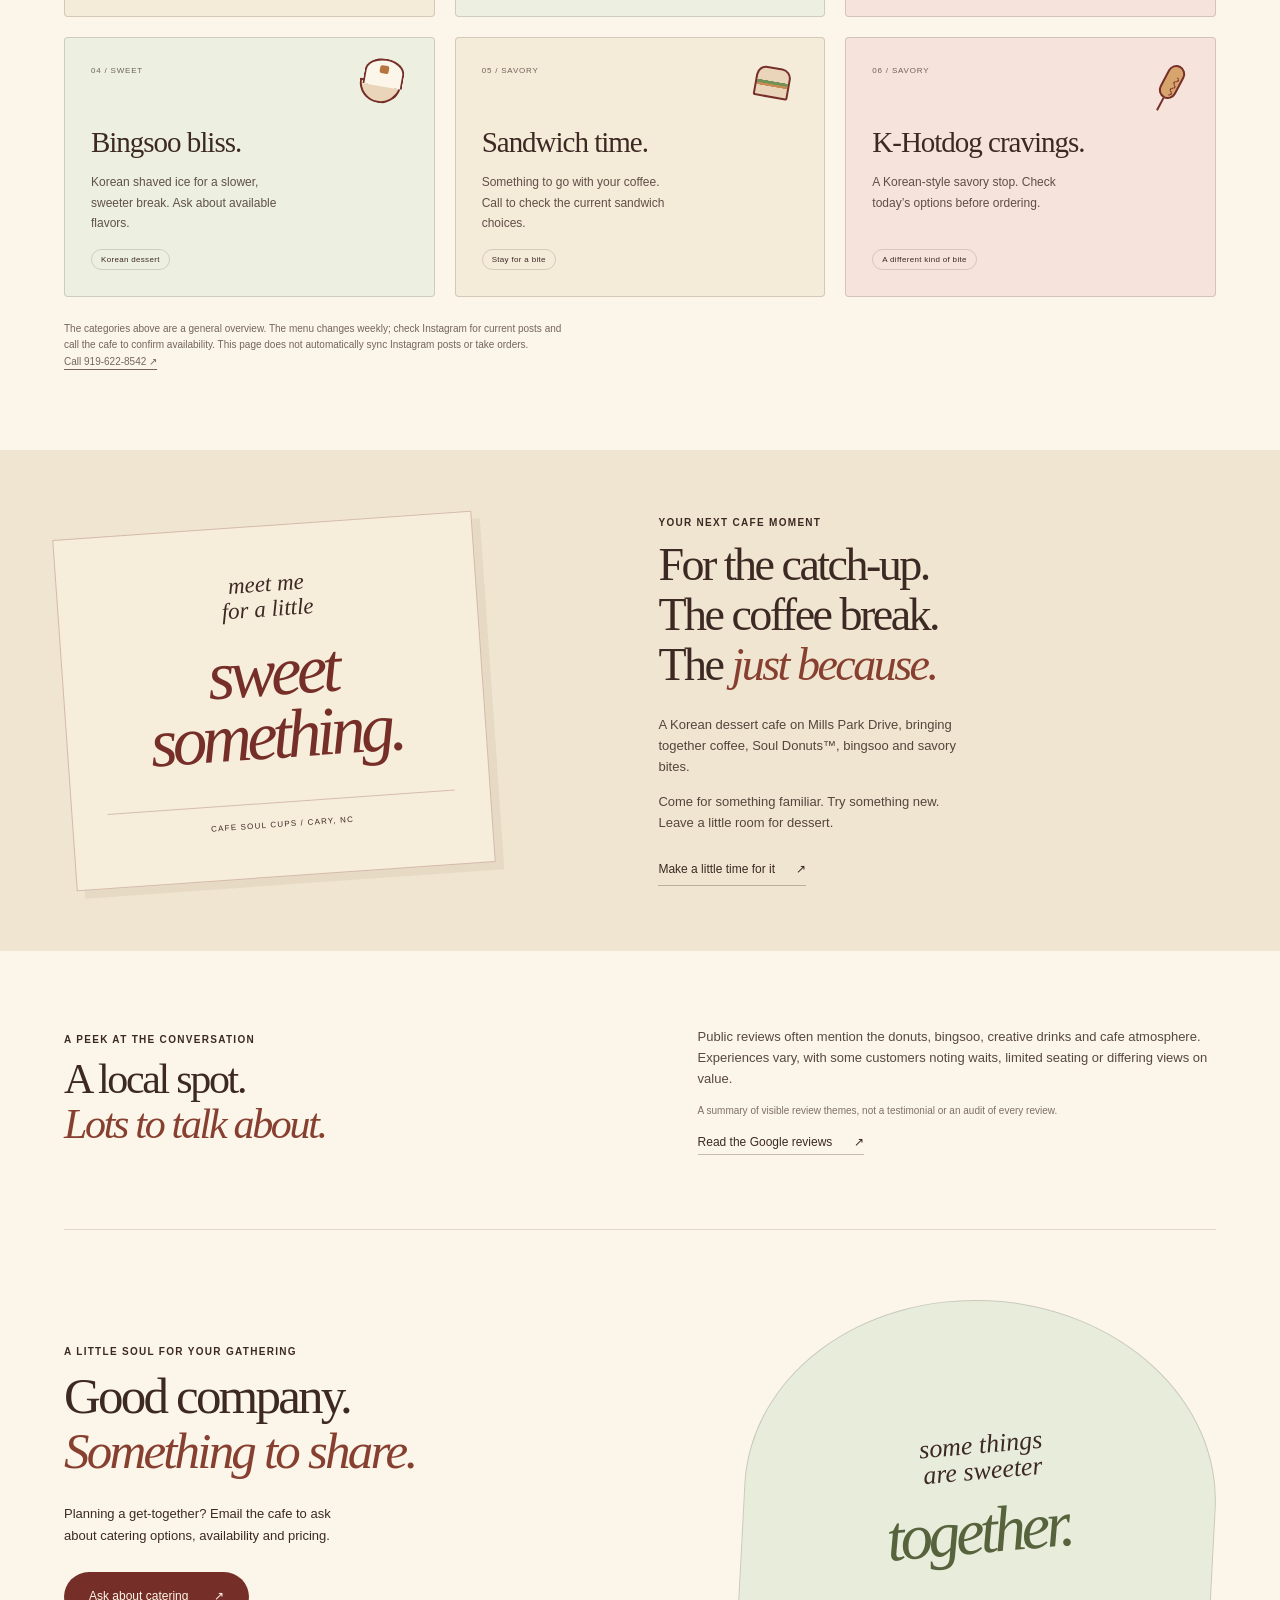
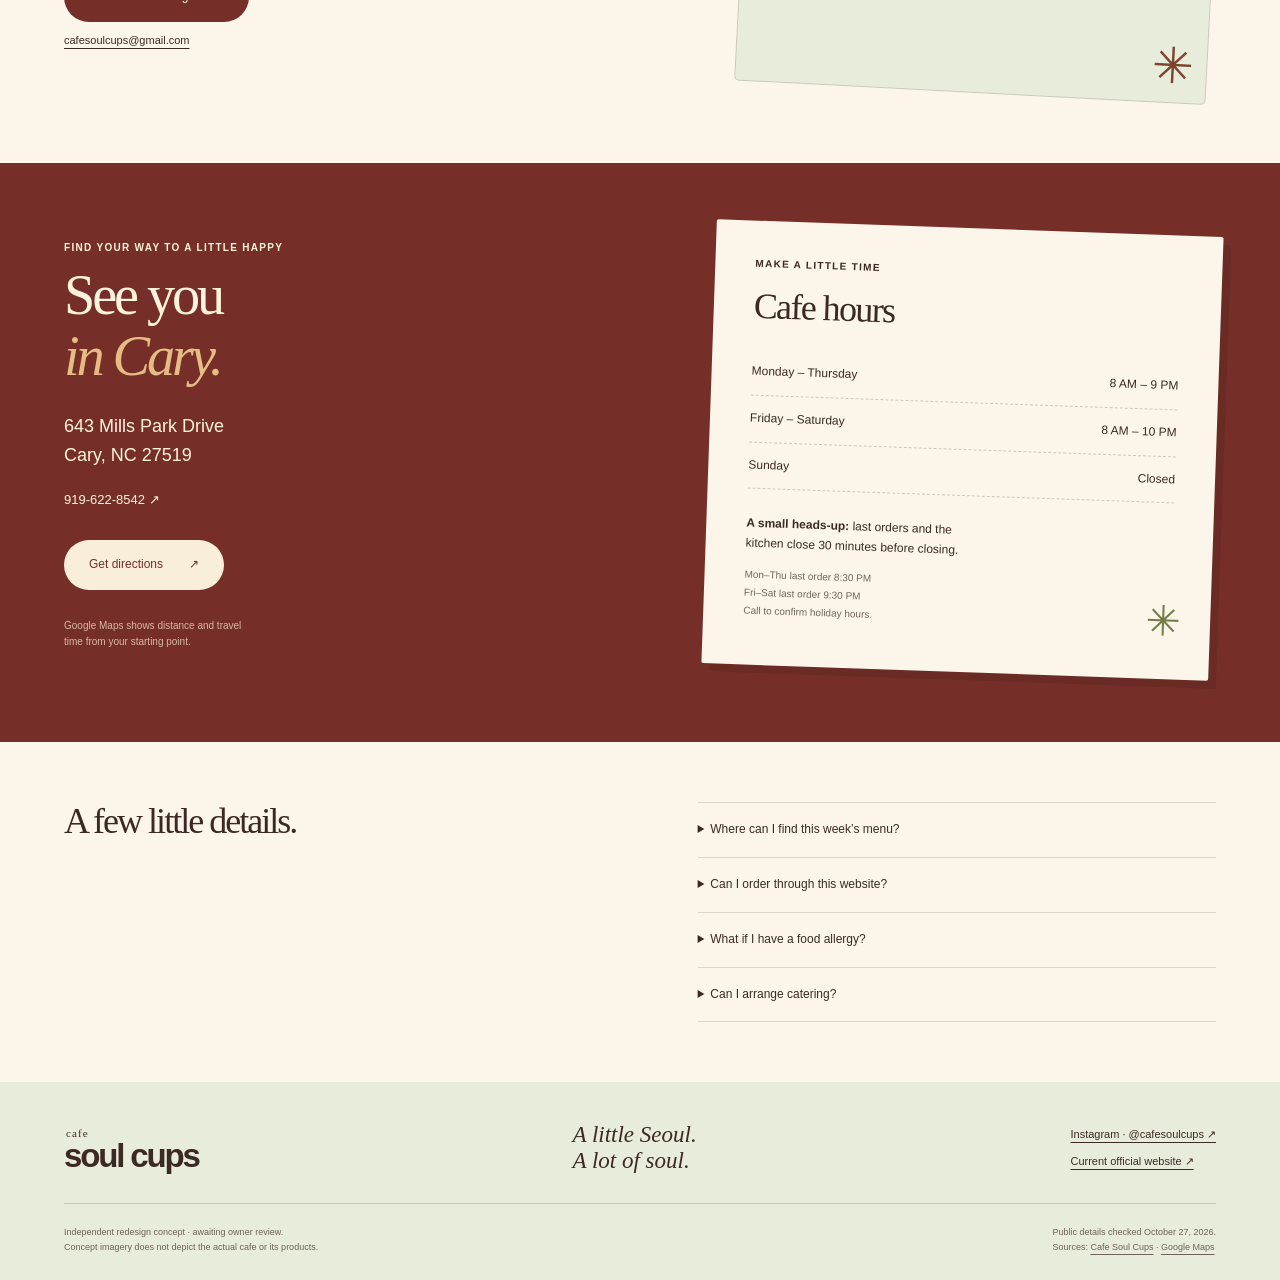
<file: soulcups-cary.html>
<!doctype html>
<html lang="en">
<head>
  <meta charset="utf-8">
  <meta name="viewport" content="width=device-width,initial-scale=1">
  <meta name="robots" content="noindex,nofollow">
  <meta name="description" content="An independent redesign concept for Cafe Soul Cups in Cary: coffee, Korean desserts, menu highlights, catering and directions.">
  <meta name="theme-color" content="#fbf6e9">
  <title>Cafe Soul Cups · A little Seoul. A lot of soul.</title>
  <link rel="icon" href="soulcups-favicon.svg" type="image/svg+xml">
  <link rel="stylesheet" href="soulcups-cary.css">
  <script src="soulcups-cary.js" defer></script>
</head>
<body>
  <a class="skip" href="#main">Skip to content</a>
  <div class="announcement">A sweet little corner of Cary <span aria-hidden="true">✳</span> 643 Mills Park Drive</div>
  <header class="wrap">
    <a class="logo" href="#" aria-label="Cafe Soul Cups home"><small>cafe</small>soul cups</a>
    <nav aria-label="Main navigation"><a href="#menu">Weekly menu</a><a href="#about">Our kind of cafe</a><a href="#visit">Visit us</a><a class="nav-cta" href="mailto:cafesoulcups@gmail.com?subject=Catering%20inquiry">Let’s talk catering <span aria-hidden="true">↗</span></a></nav>
  </header>
  <main id="main">
    <section class="hero wrap">
      <div class="hero-copy">
        <p class="eyebrow"><span class="dot"></span> Korean dessert cafe · Cary, NC</p>
        <h1>A little Seoul.<br>A lot of <em>soul.</em></h1>
        <p class="lead">Coffee in your cup. Something sweet on the table. A little time just for you.</p>
        <div class="actions"><a class="button" href="https://www.instagram.com/cafesoulcups/" target="_blank" rel="noopener noreferrer">This week’s menu <span aria-hidden="true">↗</span></a><a class="text-link" href="#visit">Come say hello <span aria-hidden="true">↘</span></a></div>
        <div class="review"><span class="stars" aria-label="4.4 out of 5 stars">★ ★ ★ ★ <span>★</span></span><div><b>4.4 on Google</b><small>415 reviews · checked Oct. 27, 2026</small></div></div>
      </div>
      <div class="hero-visual">
        <figure><img src="soulcups-hero.webp" width="1500" height="1000" alt="Concept food styling with iced matcha, mango shaved ice, donuts and coffee" fetchpriority="high"><figcaption>Concept imagery · not a photograph of the cafe’s actual products</figcaption></figure>
        <div class="roundel" aria-hidden="true"><span>GOOD SIPS.</span><b>✳</b><span>SWEET MOMENTS.</span></div>
      </div>
    </section>
    <div class="ribbon" aria-label="Cafe highlights"><div>Coffee <span>✳</span> Soul Donuts™ <span>✳</span> Bingsoo <span>✳</span> K-Hotdog <span>✳</span> Good company <span>✳</span></div></div>

    <section class="menu-section wrap" id="menu">
      <div class="section-heading"><div><p class="eyebrow">What are you in the mood for?</p><h2>Pick your little<br><em>pick-me-up.</em></h2></div><p>A sip, a sweet treat, or a savory bite.<br>A general taste of what to explore—not this week’s lineup.</p></div>
      <aside class="weekly-menu" aria-label="Weekly menu updates"><div><p class="eyebrow">Something new each week</p><h3>This week’s little favorites.</h3><p>The menu changes weekly. Visit <b>@cafesoulcups</b> on Instagram for the latest menu posts and flavor updates.</p></div><a class="button" href="https://www.instagram.com/cafesoulcups/" target="_blank" rel="noopener noreferrer">See the weekly menu <span aria-hidden="true">↗</span></a></aside>
      <div class="filters" aria-label="Filter menu highlights"><button type="button" class="active" data-filter="all" aria-pressed="true">A little of everything</button><button type="button" data-filter="drinks" aria-pressed="false">Something to sip</button><button type="button" data-filter="sweet" aria-pressed="false">Something sweet</button><button type="button" data-filter="savory" aria-pressed="false">Something savory</button></div>
      <p class="sr-only" id="menu-status" role="status" aria-live="polite">Showing all 6 menu highlights.</p>
      <div class="menu-grid">
        <article data-category="drinks"><div class="card-top"><span class="menu-number">01 / SIP</span><span class="draw-icon cup" aria-hidden="true"></span></div><h3>Coffee, your way.</h3><p>A morning ritual or an afternoon reset. Ask about the current coffee selection.</p><span class="pill">Coffee</span></article>
        <article data-category="drinks"><div class="card-top"><span class="menu-number">02 / SIP</span><span class="draw-icon glass" aria-hidden="true"></span></div><h3>A matcha moment.</h3><p>Take a little green break. Check with the cafe for today’s drink options.</p><span class="pill">Matcha & more</span></article>
        <article data-category="sweet"><div class="card-top"><span class="menu-number">03 / SWEET</span><span class="draw-icon donut" aria-hidden="true"></span></div><h3>Soul Donuts™</h3><p>Make room for a donut. Flavors rotate; ask what’s on the counter today.</p><span class="pill">A sweet little extra</span></article>
        <article data-category="sweet"><div class="card-top"><span class="menu-number">04 / SWEET</span><span class="draw-icon bowl" aria-hidden="true"></span></div><h3>Bingsoo bliss.</h3><p>Korean shaved ice for a slower, sweeter break. Ask about available flavors.</p><span class="pill">Korean dessert</span></article>
        <article data-category="savory"><div class="card-top"><span class="menu-number">05 / SAVORY</span><span class="draw-icon sandwich" aria-hidden="true"></span></div><h3>Sandwich time.</h3><p>Something to go with your coffee. Call to check the current sandwich choices.</p><span class="pill">Stay for a bite</span></article>
        <article data-category="savory"><div class="card-top"><span class="menu-number">06 / SAVORY</span><span class="draw-icon hotdog" aria-hidden="true"></span></div><h3>K-Hotdog cravings.</h3><p>A Korean-style savory stop. Check today’s options before ordering.</p><span class="pill">A different kind of bite</span></article>
      </div>
      <p class="menu-note">The categories above are a general overview. The menu changes weekly; check Instagram for current posts and call the cafe to confirm availability. This page does not automatically sync Instagram posts or take orders. <a href="tel:+19196228542">Call 919-622-8542 ↗</a></p>
    </section>

    <section class="about-section" id="about"><div class="wrap about-inner"><div class="little-poster" aria-hidden="true"><span>meet me<br>for a little</span><b>sweet<br>something.</b><div>CAFE SOUL CUPS / CARY, NC</div></div><div class="about-copy"><p class="eyebrow">Your next cafe moment</p><h2>For the catch-up.<br>The coffee break.<br>The <em>just because.</em></h2><p>A Korean dessert cafe on Mills Park Drive, bringing together coffee, Soul Donuts™, bingsoo and savory bites.</p><p>Come for something familiar. Try something new. Leave a little room for dessert.</p><a class="text-link" href="#visit">Make a little time for it <span aria-hidden="true">↗</span></a></div></div></section>

    <section class="reviews-section wrap"><div><p class="eyebrow">A peek at the conversation</p><h2>A local spot.<br><em>Lots to talk about.</em></h2></div><div class="review-copy"><p>Public reviews often mention the donuts, bingsoo, creative drinks and cafe atmosphere. Experiences vary, with some customers noting waits, limited seating or differing views on value.</p><p class="small">A summary of visible review themes, not a testimonial or an audit of every review.</p><a class="text-link" href="https://www.google.com/maps/search/?api=1&query=Cafe+Soul+Cups+643+Mills+Park+Dr+Cary+NC" target="_blank" rel="noopener noreferrer">Read the Google reviews <span aria-hidden="true">↗</span></a></div></section>

    <section class="catering-section wrap" id="catering"><div><p class="eyebrow">A little soul for your gathering</p><h2>Good company.<br><em>Something to share.</em></h2><p>Planning a get-together? Email the cafe to ask about catering options, availability and pricing.</p><a class="button" href="mailto:cafesoulcups@gmail.com?subject=Catering%20inquiry&body=Hi%20Cafe%20Soul%20Cups%2C%0A%0AI%E2%80%99m%20planning%20a%20gathering.%0ADate%3A%0ANumber%20of%20guests%3A%0AWhat%20I%20have%20in%20mind%3A%0A%0ACould%20you%20share%20your%20catering%20options%20and%20availability%3F">Ask about catering <span aria-hidden="true">↗</span></a><a class="email-text" href="mailto:cafesoulcups@gmail.com">cafesoulcups@gmail.com</a></div><div class="catering-art" aria-hidden="true"><span>some things<br>are sweeter</span><b>together.</b><i>✳</i></div></section>

    <section class="visit-section" id="visit"><div class="wrap visit-grid"><div><p class="eyebrow">Find your way to a little happy</p><h2>See you<br><em>in Cary.</em></h2><address>643 Mills Park Drive<br>Cary, NC 27519</address><a class="phone" href="tel:+19196228542">919-622-8542 ↗</a><div class="actions"><a class="button" href="https://www.google.com/maps/dir/?api=1&destination=Cafe+Soul+Cups+643+Mills+Park+Dr+Cary+NC" target="_blank" rel="noopener noreferrer">Get directions <span aria-hidden="true">↗</span></a></div><p class="map-note">Google Maps shows distance and travel time from your starting point.</p></div><div class="hours-paper"><p class="eyebrow">Make a little time</p><h3>Cafe hours</h3><dl><div><dt>Monday – Thursday</dt><dd>8 AM – 9 PM</dd></div><div><dt>Friday – Saturday</dt><dd>8 AM – 10 PM</dd></div><div><dt>Sunday</dt><dd>Closed</dd></div></dl><p class="last-order"><b>A small heads-up:</b> last orders and the kitchen close 30 minutes before closing.</p><p class="hours-note">Mon–Thu last order 8:30 PM<br>Fri–Sat last order 9:30 PM<br>Call to confirm holiday hours.</p><span class="paper-flower" aria-hidden="true">✳</span></div></div></section>

    <section class="faq-section wrap"><h2>A few little details.</h2><div><details><summary>Where can I find this week’s menu?</summary><p>Follow <a href="https://www.instagram.com/cafesoulcups/" target="_blank" rel="noopener noreferrer">@cafesoulcups on Instagram</a> for the weekly menu and flavor updates. Call the cafe to confirm what is still available.</p></details><details><summary>Can I order through this website?</summary><p>This is an independent redesign concept. It does not take orders, payments or reservations. Call the cafe for current ordering options.</p></details><details><summary>What if I have a food allergy?</summary><p>Please ask the cafe directly about ingredients and preparation before ordering. This concept does not make allergen-free claims.</p></details><details><summary>Can I arrange catering?</summary><p>The cafe publishes cafesoulcups@gmail.com for catering inquiries. Email your event date, guest count and request to discuss availability.</p></details></div></section>
  </main>
  <footer><div class="wrap footer-top"><a class="logo" href="#"><small>cafe</small>soul cups</a><p>A little Seoul.<br>A lot of soul.</p><div class="footer-links"><a href="https://www.instagram.com/cafesoulcups/" target="_blank" rel="noopener noreferrer">Instagram · @cafesoulcups ↗</a><a href="https://www.cafesoulcups.com/" target="_blank" rel="noopener noreferrer">Current official website ↗</a></div></div><div class="wrap footer-bottom"><p>Independent redesign concept · awaiting owner review.<br>Concept imagery does not depict the actual cafe or its products.</p><p>Public details checked October 27, 2026.<br>Sources: <a href="https://www.cafesoulcups.com/">Cafe Soul Cups</a> · <a href="https://www.google.com/maps/search/?api=1&query=Cafe+Soul+Cups+643+Mills+Park+Dr+Cary+NC">Google Maps</a></p></div></footer>
</body>
</html>
</file>
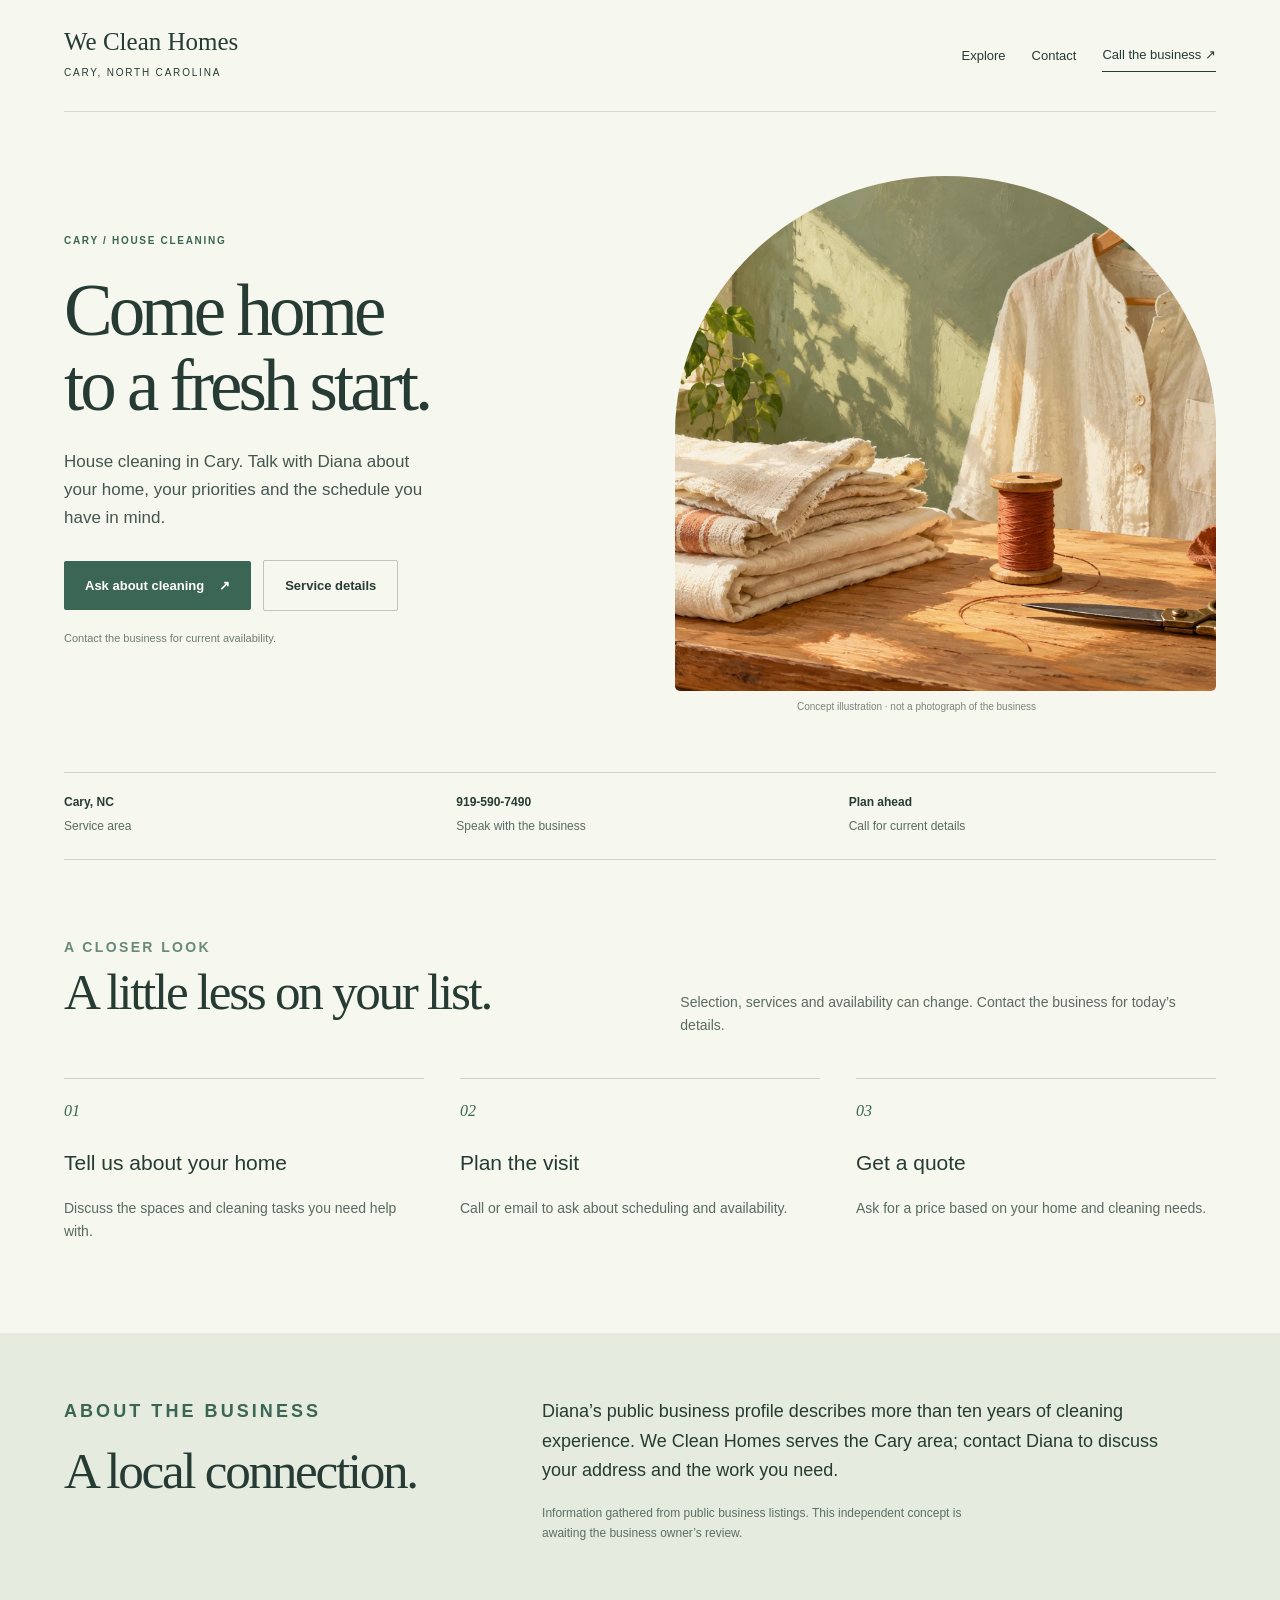
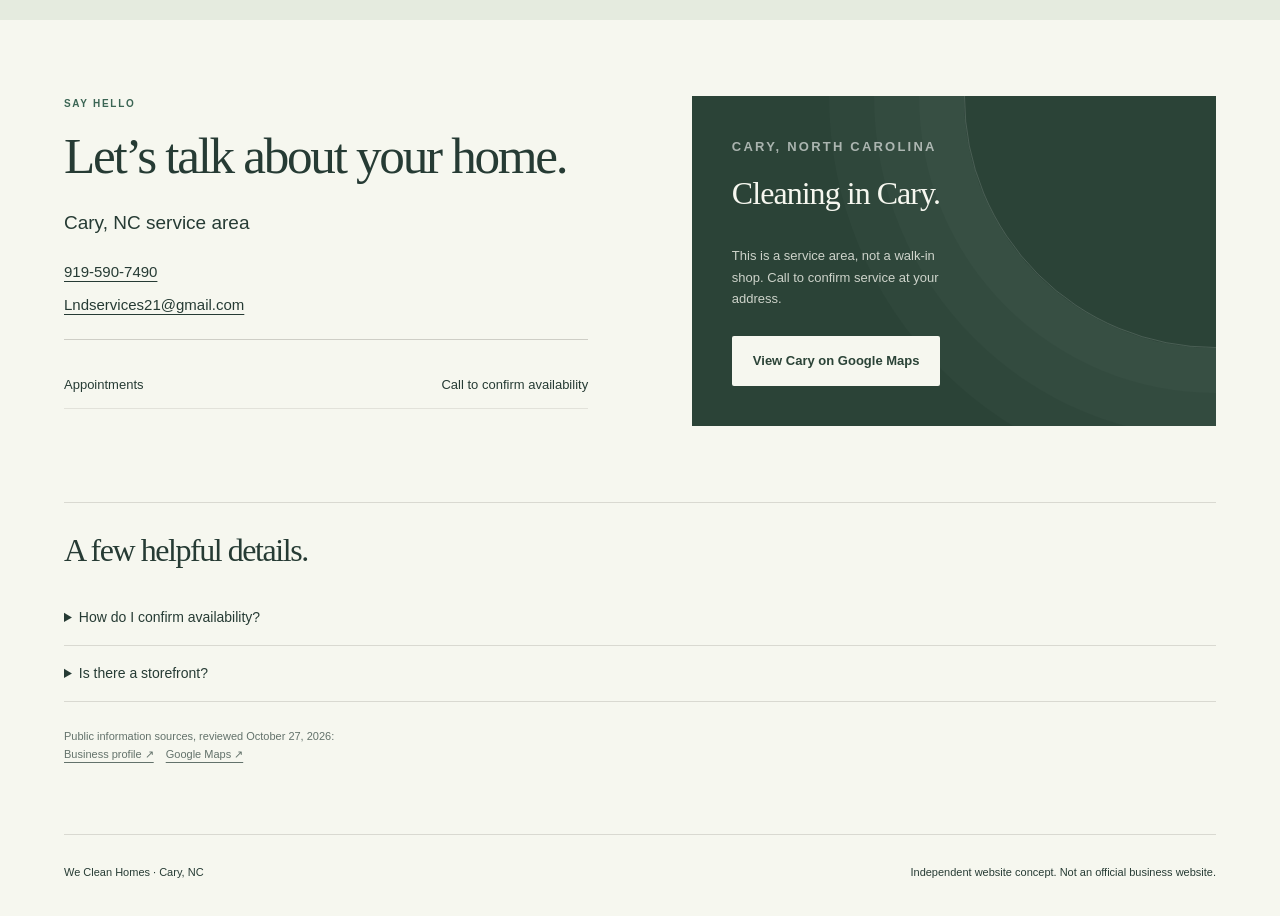
<file: we-clean-homes-cary.html>
<!doctype html><html lang="en"><head><meta charset="utf-8"><meta name="viewport" content="width=device-width,initial-scale=1"><meta name="robots" content="noindex,nofollow"><meta name="description" content="Website concept for We Clean Homes in Cary. Services, contact information and directions."><meta name="theme-color" content="#faf6ee"><title>We Clean Homes · Cary concept</title><link rel="stylesheet" href="triangle-concepts.css"></head><body class="cleaning"><a class="skip" href="#main">Skip to content</a><div class="wrap"><header><a class="wordmark" href="#">We Clean Homes<span>Cary, North Carolina</span></a><nav aria-label="Main navigation"><a href="#explore">Explore</a><a href="#visit">Contact</a><a class="navcall" href="tel:+19195907490">Call the business ↗</a></nav></header><main id="main"><section class="hero"><div><p class="eyebrow">Cary / House cleaning</p><h1>Come home<br>to a fresh start.</h1><p class="intro">House cleaning in Cary. Talk with Diana about your home, your priorities and the schedule you have in mind.</p><div class="actions"><a class="button" href="tel:+19195907490">Ask about cleaning <span aria-hidden="true">↗</span></a><a class="button secondary" href="#visit">Service details</a></div><p class="hero-note">Contact the business for current availability.</p></div><div><div class="hero-art"><img src="care.webp" alt="" width="1200" height="1000" fetchpriority="high"></div><p class="artnote">Concept illustration · not a photograph of the business</p></div></section><div class="strip"><div><strong>Cary, NC</strong><span>Service area</span></div><div><strong>919-590-7490</strong><span>Speak with the business</span></div><div><strong>Plan ahead</strong><span>Call for current details</span></div></div><section class="section" id="explore"><div class="section-head"><div><p class="eyebrow">A closer look</p><h2>A little less on your list.</h2></div><p>Selection, services and availability can change. Contact the business for today’s details.</p></div><div class="offerings"><article class="offering"><span class="number">01</span><h3>Tell us about your home</h3><p>Discuss the spaces and cleaning tasks you need help with.</p></article><article class="offering"><span class="number">02</span><h3>Plan the visit</h3><p>Call or email to ask about scheduling and availability.</p></article><article class="offering"><span class="number">03</span><h3>Get a quote</h3><p>Ask for a price based on your home and cleaning needs.</p></article></div></section></main></div><section class="about"><div class="wrap"><div><p class="eyebrow">About the business</p><h2>A local connection.</h2></div><div><p>Diana’s public business profile describes more than ten years of cleaning experience. We Clean Homes serves the Cary area; contact Diana to discuss your address and the work you need.</p><p class="micro">Information gathered from public business listings. This independent concept is awaiting the business owner’s review.</p></div></div></section><div class="wrap"><section class="section visit" id="visit"><div><p class="eyebrow">Say hello</p><h2>Let’s talk about your home.</h2><p class="address">Cary, NC service area</p><div class="contact-links"><a href="tel:+19195907490">919-590-7490</a><a href="mailto:Lndservices21@gmail.com">Lndservices21@gmail.com</a></div><div class="hours" aria-label="Business hours"><div><span>Appointments</span><span>Call to confirm availability</span></div></div></div><div class="mapcard"><div><p class="eyebrow">Cary, North Carolina</p><h3>Cleaning in Cary.</h3><p>This is a service area, not a walk-in shop. Call to confirm service at your address.</p></div><a class="button" href="https://www.google.com/maps/search/?api=1&amp;query=Cary+NC" target="_blank" rel="noopener noreferrer">View Cary on Google Maps</a></div></section><section class="faq"><h2>A few helpful details.</h2><details><summary>How do I confirm availability?</summary><p>Call the number above. This concept does not accept orders, appointments or payments.</p></details><details><summary>Is there a storefront?</summary><p>No walk-in address is listed. This concept shows the Cary service area; contact Diana to confirm your location and arrange a visit.</p></details><p class="sources" style="margin-top:25px">Public information sources, reviewed October 27, 2026:<br><a href="https://nextdoor.com/pages/ld-services-burlington-nc/" target="_blank" rel="noopener noreferrer">Business profile ↗</a><a href="https://www.google.com/maps/search/?api=1&amp;query=Cary+NC" target="_blank" rel="noopener noreferrer">Google Maps ↗</a></p></section><footer><p>We Clean Homes · Cary, NC</p><p>Independent website concept. Not an official business website.</p></footer></div></body></html>
</file>
<file: antiques-on-salem-street.css>
@import url('https://fonts.googleapis.com/css2?family=DM+Sans:wght@400;500;600;700&family=Playfair+Display:ital,wght@0,400;0,500;0,600;1,400;1,500&display=swap');
:root{--cream:#f7f3e9;--green:#263d32;--ink:#28392e;--muted:#667065;--gold:#a57841;--line:#d8d6c8}*{box-sizing:border-box}html{scroll-behavior:smooth;scroll-padding-top:25px}body{margin:0;background:var(--cream);color:var(--ink);font:15px/1.7 'DM Sans',sans-serif}a{color:inherit;text-decoration:none}button,a,summary{-webkit-tap-highlight-color:transparent}a:focus-visible,summary:focus-visible{outline:3px solid #b58039;outline-offset:6px}a:hover{text-decoration:underline}p{margin:0 0 22px}h1,h2,h3{font-family:'Playfair Display',Georgia,serif;font-weight:400;line-height:1.1;margin:0}h2{font-size:clamp(36px,4vw,55px);letter-spacing:-1.7px}h3{font-size:28px}em{font-weight:400;color:#7a6d43}.concept{background:#e8e6d9;text-align:center;padding:7px 20px;font-size:11px;letter-spacing:.5px}.concept span{margin:0 10px}header{max-width:1320px;margin:auto;padding:27px 60px;display:flex;justify-content:space-between;align-items:center;border-bottom:1px solid var(--line)}.brand{display:flex;align-items:center;gap:13px;font-family:Georgia,serif;font-size:25px;line-height:1.2;letter-spacing:2px}.brand:hover{text-decoration:none}.brand small{display:block;font:9px/2 'DM Sans',sans-serif;letter-spacing:3px}.brand-icon{font-size:43px;color:var(--gold)}nav{display:flex;gap:35px;align-items:center;font-size:13px}.nav-visit{border:1px solid var(--ink);padding:10px 19px}.nav-visit span{margin-left:20px}.hero{max-width:1320px;margin:auto;padding:62px 60px 58px;display:grid;grid-template-columns:1.03fr 1fr;gap:65px;align-items:center}.eyebrow{font-size:10px;font-weight:600;letter-spacing:2.2px;margin-bottom:22px}.hero h1{font-size:clamp(66px,7.1vw,102px);letter-spacing:-4px;line-height:1.04}.hero .intro{max-width:390px;margin-top:28px;color:#596356;font-size:16px}.actions{display:flex;align-items:center;gap:25px;margin-top:30px;flex-wrap:wrap}.button{display:inline-flex;align-items:center;gap:35px;background:var(--green);color:white;padding:15px 22px;font-size:12px;border:1px solid var(--green);transition:background .2s}.button:hover{background:#435847;text-decoration:none}.text-link{font-size:12px;border-bottom:1px solid #9b9d8e;padding-bottom:4px}.hero-note{border-top:1px solid var(--line);margin-top:39px;padding-top:22px;display:flex;gap:14px;font-size:12px}.hero-note small{display:block;color:var(--muted);font-size:10px}.pin{font-size:31px;line-height:1}.hero-art{position:relative;margin:0}.hero-art img{width:100%;height:530px;object-fit:cover;display:block;border-radius:48% 48% 0 0}.hero-art figcaption{text-align:right;margin-top:8px;font-size:9px;color:var(--muted)}.seal{position:absolute;right:-20px;bottom:42px;width:114px;height:114px;display:flex;flex-direction:column;justify-content:center;text-align:center;background:var(--cream);border:1px solid #a39877;outline:5px solid var(--cream);border-radius:50%;font-size:10px;line-height:1.1;letter-spacing:1.5px;transform:rotate(12deg)}.seal i{font-family:Georgia,serif;letter-spacing:0;font-size:16px}.ribbon{background:var(--green);color:#eee9d9;display:flex;justify-content:space-evenly;align-items:center;gap:20px;padding:21px 30px;font-size:10px;letter-spacing:2px}.ribbon b{font-size:21px;font-weight:400;color:#c9b98d}.section{max-width:1320px;margin:auto;padding:85px 60px}.section-head{display:flex;justify-content:space-between;align-items:end;gap:55px;margin-bottom:40px}.section-head>p{max-width:340px;color:var(--muted);font-size:13px;margin:0}.find-grid{display:grid;grid-template-columns:repeat(3,1fr);border-top:1px solid var(--line);border-bottom:1px solid var(--line)}.find-grid article{padding:23px 30px 27px;border-right:1px solid var(--line)}.find-grid article:first-child{padding-left:0}.find-grid article:last-child{border:0}.number{font-size:10px;color:var(--muted)}.sketch{height:110px;display:flex;justify-content:center;align-items:center;color:#847347;font-family:Georgia,serif;font-size:70px}.frame{font-size:56px;text-shadow:2px 2px #d5c59e}.jewel{font-size:89px}.books{font-size:77px}.find-grid h3{font-size:27px;margin:12px 0 16px}.find-grid p{color:var(--muted);font-size:13px;margin:0;max-width:275px}.fine{font-size:10px;color:var(--muted);margin:18px 0 0}.story{background:#e9e8dc;display:grid;grid-template-columns:.8fr 1.2fr;gap:90px;max-width:none;padding-left:max(60px,calc((100vw - 1200px)/2));padding-right:max(60px,calc((100vw - 1200px)/2));align-items:center}.story-mark{text-align:center;border:1px solid #b7b49b;margin:10px;padding:40px 20px;outline:1px solid #b7b49b;outline-offset:10px}.story-mark>span{font:96px/1 Georgia,serif;color:#69714f}.story-mark p{font-size:10px;letter-spacing:2.5px;margin:14px 0}.story-mark div{font-size:37px;color:#aa9062}.story h2{margin-bottom:28px}.story>div>p:not(.eyebrow){font-size:14px;color:#56604e;max-width:550px}.rating{min-width:210px}.rating strong{font:58px/1 Georgia,serif}.rating strong span{font:20px Georgia,serif;color:var(--muted)}.rating p{font-size:13px;margin:12px 0 2px}.rating small{font-size:9px;color:var(--muted)}.review-grid{display:grid;grid-template-columns:repeat(3,1fr);gap:30px}.review-grid article{border-top:1px solid var(--line);padding-top:24px}.review-grid .eyebrow{font-size:9px;margin-bottom:15px}.review-grid h3{font-size:25px;margin-bottom:17px}.review-grid p:not(.eyebrow){font-size:13px;color:var(--muted)}.review-bottom{display:flex;justify-content:space-between;gap:25px;align-items:center;margin-top:25px}.review-bottom p{font-size:10px;color:var(--muted);margin:0}.visit{display:grid;grid-template-columns:1fr 1fr;background:var(--green);color:var(--cream)}.visit-info{padding:70px 65px 70px max(60px,calc((100vw - 1200px)/2))}.visit h2{font-size:57px;margin-bottom:30px}.visit em{color:#d5c493}address{font-style:normal;font-size:15px}.contact-phone{display:block;font-family:Georgia,serif;font-size:28px;margin-top:21px}.email{font-size:13px;border-bottom:1px solid #738375}.hours{font-size:12px;margin-top:30px;max-width:390px}.hours div{display:flex;justify-content:space-between;border-top:1px solid #536458;padding:9px 0;gap:10px}.hours dd{margin:0}.visit-note,.maps-note{font-size:10px;color:#c2c9bb;max-width:390px}.visit-note{margin-bottom:0}.maps-note{margin:16px 0 0}.light{background:var(--cream);color:var(--green);border-color:var(--cream)}.light:hover{background:#e4dcc8}.call-link{font-size:12px}.map-side{position:relative;min-height:640px;padding:28px}.map-side iframe{height:100%;width:100%;min-height:600px;display:block;border:0;filter:saturate(.65)}.map-label{position:absolute;bottom:50px;left:48px;right:48px;display:flex;align-items:center;justify-content:space-between;background:var(--cream);color:var(--ink);padding:21px 23px;font-size:9px;letter-spacing:1.5px}.map-label strong{font-family:Georgia,serif;font-size:18px;letter-spacing:0;font-weight:400}.map-label b{font-size:30px;font-weight:400}.faq{display:grid;grid-template-columns:1fr 1.2fr;gap:70px}.faq details{border-bottom:1px solid var(--line);padding:17px 0}.faq details:first-child{border-top:1px solid var(--line)}.faq summary{cursor:pointer;list-style:none;display:flex;justify-content:space-between;gap:15px;font-size:14px}.faq summary::-webkit-details-marker{display:none}.faq summary:after{content:'+';font-size:20px;line-height:1}.faq details[open] summary:after{content:'−'}.faq details p{font-size:13px;color:var(--muted);margin:17px 0 6px}.faq details p a{text-decoration:underline}footer{max-width:1320px;margin:auto;padding:35px 60px 26px;border-top:1px solid var(--line);display:flex;align-items:center;justify-content:space-between;flex-wrap:wrap;gap:25px}footer .brand{font-size:20px}footer .brand small{font-size:7px}footer p{font:italic 18px Georgia,serif;margin:0;color:var(--muted)}footer>a:last-of-type{font-size:11px}.footer-note{width:100%;border-top:1px solid var(--line);padding-top:20px;font-size:9px;color:var(--muted)}.mobile-actions{display:none}@media(min-width:1500px){.hero-art img{height:580px}}@media(max-width:900px){header{padding:22px 30px}nav{gap:20px}.hero{padding:45px 30px;gap:30px}.hero h1{font-size:73px}.hero-art img{height:460px}.actions{gap:18px}.section{padding:65px 30px}.story{gap:50px}.visit-info{padding:55px 30px}.visit h2{font-size:45px}.map-side{padding:18px;min-height:650px}.map-label{left:30px;right:30px}.faq{gap:35px}footer{padding:30px}.ribbon{font-size:8px;letter-spacing:1px}}@media(max-width:620px){body{font-size:14px}.concept{font-size:9px}.concept span{margin:0 5px}header{padding:18px 22px}.brand{font-size:20px}.brand-icon{font-size:32px}.brand small{font-size:7px}nav>a:not(.nav-visit){display:none}.nav-visit{padding:8px 13px;font-size:11px}.nav-visit span{margin-left:8px}.hero{grid-template-columns:1fr;padding:38px 24px 35px;gap:33px}.hero h1{font-size:76px}.eyebrow{font-size:9px;letter-spacing:1.5px}.hero .intro{font-size:15px;max-width:100%;margin-top:22px}.hero-note{margin-top:27px;padding-top:18px}.hero-art{margin:0 12px 0 0}.hero-art img{height:420px}.seal{right:-12px;width:95px;height:95px;font-size:8px}.ribbon{padding:17px 20px;flex-wrap:wrap;gap:9px 15px;justify-content:center}.ribbon span{font-size:8px}.ribbon b{font-size:17px}.ribbon span:last-child{display:none}.ribbon b:last-of-type{display:none}.section{padding:51px 24px}.section-head{display:block;margin-bottom:30px}.section-head>p{margin-top:25px}h2{font-size:40px;letter-spacing:-1px}.find-grid{grid-template-columns:1fr}.find-grid article,.find-grid article:first-child{border:0;border-bottom:1px solid var(--line);padding:22px 0 25px;display:grid;grid-template-columns:1fr 100px}.find-grid article:last-child{border:0}.find-grid .sketch{grid-column:2;grid-row:1/4;height:120px}.find-grid h3{font-size:26px;margin:10px 0 13px}.find-grid p{grid-column:1;font-size:12px}.story{grid-template-columns:1fr;gap:40px}.story-mark{max-width:300px;width:calc(100% - 30px);margin:10px auto}.story-mark>span{font-size:75px}.story-mark{padding:25px}.story h2{margin-bottom:24px}.rating{margin-top:25px}.rating strong{font-size:45px}.review-grid{grid-template-columns:1fr;gap:8px}.review-grid article{padding-top:20px}.review-bottom{display:block;margin-top:15px}.review-bottom p{margin-bottom:17px}.visit{grid-template-columns:1fr}.visit-info{padding:49px 24px 32px}.visit h2{font-size:48px}.visit .actions{gap:20px}.map-side{padding:0 18px 18px;min-height:380px;height:380px}.map-side iframe{min-height:0;height:100%}.map-label{bottom:36px;left:34px;right:34px;padding:17px}.map-label strong{font-size:16px}.faq{grid-template-columns:1fr;gap:25px}.faq summary{font-size:13px}footer{padding:30px 24px 90px;display:block}footer .brand{margin-bottom:24px}footer p{font-size:16px;margin-bottom:20px}.footer-note{margin-top:24px}.mobile-actions{position:fixed;bottom:0;left:0;right:0;z-index:3;display:flex;background:var(--cream);box-shadow:0 -3px 16px #0001;padding:10px 16px;gap:10px}.mobile-actions a{flex:1;text-align:center;font-size:12px;padding:10px;border:1px solid var(--green)}.mobile-actions a:last-child{background:var(--green);color:white}}@media(prefers-reduced-motion:reduce){html{scroll-behavior:auto}*{transition:none!important}}
</file>
<file: triangle-concepts.css>
*{box-sizing:border-box}html{scroll-behavior:smooth;scroll-padding-top:30px}body{margin:0;background:var(--paper);color:var(--ink);font:16px/1.65 -apple-system,BlinkMacSystemFont,"Segoe UI",sans-serif;--paper:#faf6ee;--ink:#302b24;--accent:#9a3d26;--pale:#eee3d4;--dark:#422e24}a{color:inherit;text-underline-offset:4px}a:focus-visible,summary:focus-visible{outline:3px solid var(--accent);outline-offset:5px}h1,h2,h3,p{margin-top:0}h1,h2,.wordmark{font-family:Georgia,"Times New Roman",serif;font-weight:400}h1{font-size:clamp(48px,5.7vw,86px);letter-spacing:-.055em;line-height:1.03;margin:24px 0}h2{font-size:clamp(37px,4vw,58px);letter-spacing:-.045em;line-height:1.1;margin-bottom:22px}h3{font-size:21px;line-height:1.25;font-weight:500}p{max-width:65ch}.wrap{width:min(1200px,90%);margin:auto}.skip{position:absolute;top:-100px;left:20px;padding:12px;background:white}.skip:focus{top:10px;z-index:5}header{display:flex;align-items:center;gap:30px;justify-content:space-between;padding:28px 0;border-bottom:1px solid #302b2425}.wordmark{font-size:25px;line-height:1.1;text-decoration:none;max-width:350px}.wordmark span{display:block;font:10px/2 sans-serif;letter-spacing:.18em;text-transform:uppercase;margin-top:7px}nav{display:flex;align-items:center;gap:26px;font-size:13px}nav a{text-decoration:none}.navcall{border-bottom:1px solid;padding:6px 0}.hero{display:grid;grid-template-columns:1fr 1fr;gap:6%;align-items:center;padding:64px 0 56px}.eyebrow{text-transform:uppercase;letter-spacing:.17em;font-size:10px;font-weight:700;color:var(--accent);margin-bottom:16px}.intro{font-size:17px;color:var(--ink);opacity:.85;max-width:40ch}.actions{display:flex;gap:12px;align-items:center;flex-wrap:wrap;margin-top:28px}.button{display:inline-flex;gap:15px;align-items:center;justify-content:center;text-decoration:none;border-radius:2px;background:var(--accent);color:white;padding:14px 21px;font-size:13px;font-weight:600;min-height:48px}.button.secondary{border:1px solid #302b2440;color:var(--ink);background:transparent}.hero-art{position:relative;aspect-ratio:1.05;background:var(--pale);overflow:hidden;border-radius:50% 50% 3px 3px}.hero-art img{width:100%;height:100%;object-fit:cover}.artnote{font-size:10px;opacity:.6;text-align:right;margin:8px 0 0}.hero-note{font-size:11px;margin-top:18px;opacity:.65}.strip{display:grid;grid-template-columns:repeat(3,1fr);border-top:1px solid #302b2430;border-bottom:1px solid #302b2430;padding:20px 0;gap:25px}.strip strong{display:block;font-size:12px;font-weight:600}.strip span{font-size:12px;opacity:.75}.section{padding:76px 0}.section-head{display:grid;grid-template-columns:1fr 1fr;gap:7%;align-items:end;margin-bottom:36px}.section-head p{font-size:14px;opacity:.75;margin-bottom:5px}.offerings{display:grid;grid-template-columns:repeat(3,1fr);gap:36px}.offering{border-top:1px solid #302b2433;padding-top:19px}.number{font-family:Georgia,serif;font-style:italic;font-size:16px;color:var(--accent);margin-bottom:25px;display:block}.offering p{font-size:14px;opacity:.75}.about{background:var(--pale);padding:64px 0}.about .wrap{display:grid;grid-template-columns:.7fr 1.3fr;gap:10%}.about p{font-size:18px}.about .micro{font-size:12px;opacity:.7}.visit{display:grid;grid-template-columns:1fr 1fr;gap:9%;align-items:start}.address{font-size:19px;max-width:25ch}.visit a:not(.button){font-size:15px;overflow-wrap:anywhere}.contact-links{display:flex;flex-direction:column;align-items:start;gap:8px;margin:22px 0}.hours{border-top:1px solid #302b2433;padding-top:22px}.hours div{display:flex;justify-content:space-between;gap:25px;font-size:13px;border-bottom:1px solid #302b241a;padding:12px 0}.mapcard{background:var(--dark);color:var(--paper);padding:40px;min-height:330px;position:relative;overflow:hidden;display:flex;flex-direction:column;justify-content:space-between}.mapcard:before{content:"";position:absolute;width:500px;height:500px;right:-250px;top:-250px;border:1px solid #ffffff25;border-radius:50%;box-shadow:0 0 0 45px #ffffff05,0 0 0 90px #ffffff05,0 0 0 135px #ffffff05;pointer-events:none}.mapcard .eyebrow{color:#fff;opacity:.6}.mapcard h3{font-family:Georgia,serif;font-size:32px;max-width:15ch;letter-spacing:-.03em}.mapcard p{font-size:13px;max-width:32ch;opacity:.8}.mapcard .button{background:var(--paper);color:var(--dark);align-self:start}.faq{border-top:1px solid #302b2425;padding:30px 0 60px}.faq h2{font-size:32px}.faq details{border-bottom:1px solid #302b2425;padding:16px 0}.faq summary{cursor:pointer;font-weight:500;font-size:14px}.faq details p{margin:14px 0 0;font-size:13px;opacity:.8}.sources{font-size:11px;max-width:85ch;opacity:.7}.sources a{margin-right:12px}footer{border-top:1px solid #302b2425;padding:28px 0 34px;font-size:11px;display:flex;justify-content:space-between;gap:25px}footer p{margin:0}.barber{--paper:#f3eee4;--ink:#26352d;--accent:#27523f;--pale:#e5e3d4;--dark:#20372d}.barber .hero-art{border-radius:3px 3px 48% 3px}.salon{--paper:#faf5f0;--ink:#392b30;--accent:#7b4056;--pale:#eee1e5;--dark:#4c303e}.salon .hero-art{border-radius:180px 180px 3px 3px}.cleaning,.tailor{--paper:#f6f7ef;--ink:#263b34;--accent:#3b6554;--pale:#e5ebdf;--dark:#2b4337}.cleaning .hero-art,.tailor .hero-art{border-radius:50% 50% 5px 5px}.grocery{--paper:#faf5e9;--ink:#343425;--accent:#6a4424;--pale:#ede3cd;--dark:#3e412e}.grocery .hero-art{border-radius:3px 40% 3px 3px}.food{--paper:#fff6e7;--ink:#402b23;--accent:#963d2c;--pale:#f0dfbd;--dark:#5a3024}.food .hero-art{border-radius:50% 50% 3px 3px}.typographic-art{height:100%;display:flex;align-items:center;justify-content:center;background:repeating-radial-gradient(circle at 65% 35%,transparent 0 30px,#ffffff35 31px 33px,transparent 34px 55px);padding:45px}.typographic-art span{font:italic 78px/.95 Georgia,serif;letter-spacing:-.055em;transform:rotate(-8deg);color:var(--accent)}@media(max-width:750px){.wrap{width:90%}header{padding:22px 0;gap:20px}.wordmark{font-size:21px;max-width:230px}nav{gap:15px}nav a:not(.navcall){display:none}nav .navcall{font-size:12px;white-space:nowrap}.hero{grid-template-columns:1fr;gap:32px;padding:40px 0}.hero-art{aspect-ratio:1.3;max-height:460px}.hero h1{font-size:clamp(46px,10vw,70px)}.intro{max-width:45ch}.strip{gap:16px}.strip span{font-size:10px}.strip strong{font-size:11px}.section{padding:52px 0}.section-head,.about .wrap,.visit{grid-template-columns:1fr;gap:26px}.section-head h2{margin-bottom:5px}.offerings{grid-template-columns:1fr;gap:16px}.offering{display:grid;grid-template-columns:36px 1fr;column-gap:10px}.number{grid-row:1/3;margin:0}.offering h3{margin-bottom:8px}.offering p{grid-column:2}.about{padding:45px 0}.about h2{margin-bottom:0}.about p{font-size:17px}.visit{gap:36px}.mapcard{min-height:310px;padding:30px}.hours div{font-size:12px}footer{flex-direction:column;gap:10px}.typographic-art span{font-size:70px}}@media(prefers-reduced-motion:reduce){html{scroll-behavior:auto}}
</file>
<file: soulcups-cary.css>
*{box-sizing:border-box}html{scroll-behavior:smooth;scroll-padding-top:24px}body{margin:0;background:#fbf6e9;color:#3d2924;font:15px/1.65 -apple-system,BlinkMacSystemFont,"Segoe UI",sans-serif}a{color:inherit;text-underline-offset:4px}button{font:inherit}a:focus-visible,button:focus-visible,summary:focus-visible{outline:3px solid #6e773c;outline-offset:5px}h1,h2,h3,p{margin-top:0}h1,h2{font-family:Georgia,"Times New Roman",serif;font-weight:400;letter-spacing:-.055em;line-height:1.08}h1{font-size:clamp(58px,6.5vw,94px);margin:21px 0 25px}h1 em,h2 em{font-weight:400;color:#873f30}h2{font-size:clamp(40px,4.4vw,62px);margin-bottom:24px}.wrap{max-width:1200px;width:90%;margin:auto}.announcement{background:#762f28;color:#fff4e4;text-align:center;font-size:10px;letter-spacing:.12em;padding:10px 20px;text-transform:uppercase}.announcement span{margin:0 20px}header{display:flex;justify-content:space-between;align-items:center;padding:25px 0;border-bottom:1px solid #3d292424;gap:30px}.logo{font-size:33px;font-weight:800;letter-spacing:-.065em;text-decoration:none;line-height:.9;position:relative}.logo small{display:block;font:11px/1.5 Georgia;letter-spacing:.1em;margin-left:2px}.logo-dot{position:absolute;right:-13px;top:6px;font:10px/1 sans-serif;letter-spacing:0}nav{display:flex;gap:30px;align-items:center;font-size:12px}nav a{text-decoration:none}.nav-cta{background:#e8ecda;padding:11px 18px;border:1px solid #3d292425;border-radius:30px}nav span{margin-left:15px}.hero{padding:62px 0 59px;display:grid;grid-template-columns:1fr 1fr;gap:4.5%;align-items:center}.eyebrow{font-size:10px;font-weight:600;letter-spacing:.13em;text-transform:uppercase;line-height:1.5}.dot{display:inline-block;width:6px;height:6px;background:#657342;border-radius:100%;margin-right:8px;vertical-align:1px}.lead{font-size:17px;max-width:33ch;line-height:1.7;opacity:.85}.actions{display:flex;flex-wrap:wrap;gap:24px;align-items:center;margin:28px 0}.button{border-radius:40px;background:#762f28;color:#fff6e7;text-decoration:none;padding:15px 25px;display:inline-flex;gap:26px;justify-content:center;align-items:center;font-size:12px;font-weight:500;min-height:49px}.text-link{font-size:12px;text-decoration:none;border-bottom:1px solid #3d29244a;padding:5px 0}.text-link span{margin-left:18px}.hero-visual{position:relative;align-self:stretch;display:flex;align-items:center;min-width:0}.hero figure{margin:0;width:100%;position:relative}.hero img{width:100%;height:490px;object-fit:cover;object-position:50%;border-radius:48% 48% 3px 3px;background:#ecdcc4;display:block}.hero figcaption{font-size:8px;text-align:right;margin:8px 0 0;opacity:.6}.roundel{position:absolute;left:-37px;bottom:15px;background:#e8ecda;border:1px solid #3d292434;color:#445032;border-radius:50%;width:112px;height:112px;display:flex;flex-direction:column;align-items:center;justify-content:center;transform:rotate(-13deg);font-size:8px;letter-spacing:.11em;box-shadow:0 0 0 5px #fbf6e9}.roundel b{font-size:35px;line-height:1.1;font-weight:400;margin:3px 0}.review{display:flex;gap:14px;align-items:center;margin:33px 0 0}.stars{color:#8a4a2d;font-size:12px;white-space:nowrap}.stars span{opacity:.5}.review b{font-size:10px;font-weight:500;display:block}.review small{font-size:9px;display:block;opacity:.65}.ribbon{background:#e8ecda;border-top:1px solid #3d292420;border-bottom:1px solid #3d292420;padding:15px 0;overflow:hidden}.ribbon>div{font:italic 23px/1.5 Georgia;white-space:nowrap;text-align:center;min-width:900px}.ribbon span{font-style:normal;font-size:17px;margin:0 35px;color:#657342}.menu-section{padding:80px 0}.section-heading{display:flex;gap:50px;justify-content:space-between;align-items:end;margin-bottom:30px}.section-heading h2{margin-bottom:0}.section-heading>p{font-size:13px;max-width:35ch;opacity:.75}.filters{display:flex;gap:8px;flex-wrap:wrap;margin-bottom:30px}.filters button{border:1px solid #3d29242d;border-radius:30px;background:transparent;color:#3d2924;font-size:11px;padding:10px 18px;min-height:40px;cursor:pointer}.filters button.active{background:#762f28;color:#fff6e7;border-color:#762f28}.menu-grid{display:grid;grid-template-columns:repeat(3,1fr);gap:20px}.menu-grid article{padding:26px;border:1px solid #3d29242d;background:#f5ebd9;border-radius:4px;min-height:260px;display:flex;flex-direction:column;align-items:start}.menu-grid article:nth-child(2n){background:#edf0e1}.menu-grid article:nth-child(3n){background:#f5e3dc}.menu-grid article[hidden]{display:none}.card-top{display:flex;justify-content:space-between;align-items:start;width:100%;min-height:62px;gap:20px}.menu-number{font-size:8px;letter-spacing:.1em;opacity:.7}.menu-grid h3{font:29px/1.15 Georgia;letter-spacing:-.035em;margin-bottom:13px}.menu-grid p{font-size:12px;line-height:1.7;max-width:30ch;opacity:.8}.pill{font-size:8px;letter-spacing:.04em;border:1px solid #3d29242b;padding:3px 9px;border-radius:20px;margin-top:auto}.draw-icon{display:block;position:relative;flex-shrink:0;color:#762f28;transform:rotate(10deg);margin-right:8px}.cup{width:34px;height:24px;border:2px solid;border-radius:2px 2px 10px 10px;margin-top:10px}.cup:after{content:"";position:absolute;right:-12px;top:1px;width:10px;height:13px;border:2px solid;border-radius:0 9px 9px 0}.cup:before{content:"~";position:absolute;left:7px;top:-24px;font:24px Georgia;transform:rotate(85deg)}.glass{width:25px;height:34px;border:2px solid;border-radius:2px 2px 7px 7px;background:linear-gradient(to top,#99a16a 50%,transparent 50%);margin-top:2px}.glass:after{content:"";width:2px;height:16px;background:currentColor;position:absolute;top:-9px;right:5px;transform:rotate(13deg)}.donut{width:40px;height:36px;border:2px solid;border-radius:50%;background:#ead2af}.donut:after{content:"";width:11px;height:10px;border:2px solid;border-radius:50%;position:absolute;top:10px;left:12px;background:#f5e3dc}.bowl{width:42px;height:22px;border:2px solid;border-radius:0 0 30px 30px;margin-top:17px;background:#ead4ba}.bowl:before{content:"";position:absolute;width:36px;height:26px;border:2px solid;border-bottom:0;border-radius:50% 50% 0 0;top:-25px;left:1px;background:#fbf6e9}.bowl:after{content:"";width:9px;height:8px;background:#b6753f;position:absolute;top:-18px;left:16px;border-radius:2px}.sandwich{width:35px;height:31px;border:2px solid;border-radius:10px 10px 2px 2px;background:linear-gradient(to bottom,#ead4ba 45%,#719256 46% 56%,#c78a51 57% 65%,#ead4ba 66%);margin-top:3px}.hotdog{width:18px;height:36px;border:2px solid;border-radius:12px;background:#d8a46d;transform:rotate(28deg)}.hotdog:after{content:"";position:absolute;width:2px;height:14px;bottom:-16px;left:6px;background:currentColor}.hotdog:before{content:"〰";position:absolute;top:3px;left:-1px;font-size:20px;color:#762f28;transform:rotate(90deg)}.menu-note{font-size:10px;opacity:.7;margin:24px 0 0;max-width:90ch}.menu-note a{white-space:nowrap}.about-section{background:#efe5d0;padding:65px 0}.about-inner{display:grid;grid-template-columns:.9fr 1.1fr;gap:12%;align-items:center}.little-poster{border:1px solid #762f2844;background:#f7eddb;padding:45px 35px;text-align:center;transform:rotate(-4deg);box-shadow:8px 8px 0 #762f2810;max-width:420px}.little-poster>span{font:italic 23px/1.1 Georgia;display:block}.little-poster b{display:block;font:italic 69px/.92 Georgia;letter-spacing:-.07em;margin:19px 0 34px;color:#762f28}.little-poster>div{font-size:8px;letter-spacing:.15em;border-top:1px solid #762f2840;padding-top:15px}.about-copy h2{font-size:clamp(36px,3.6vw,51px)}.about-copy p:not(.eyebrow){font-size:13px;max-width:43ch;opacity:.85}.about-copy .text-link{display:inline-block;margin-top:8px}.reviews-section{padding:75px 0;display:grid;grid-template-columns:1fr 1fr;gap:10%;border-bottom:1px solid #3d292425;align-items:center}.reviews-section h2{font-size:42px;margin-bottom:0}.review-copy>p{font-size:13px;opacity:.85}.review-copy .small{font-size:10px;opacity:.65}.catering-section{padding:70px 0;display:grid;grid-template-columns:1.1fr .9fr;gap:9%;align-items:center}.catering-section h2{font-size:51px}.catering-section p:not(.eyebrow){max-width:40ch;font-size:13px}.catering-section .button{margin:13px 0 9px}.email-text{display:block;font-size:11px;max-width:max-content}.catering-art{aspect-ratio:1.2;background:#e8ecda;border:1px solid #3d29242c;display:flex;flex-direction:column;align-items:center;justify-content:center;position:relative;border-radius:50% 50% 5px 5px;transform:rotate(3deg)}.catering-art>span{font:italic 26px/1 Georgia;transform:rotate(-8deg);text-align:center}.catering-art>b{font:italic 65px/.9 Georgia;letter-spacing:-.07em;color:#56633d;transform:rotate(-8deg);margin-top:18px}.catering-art i{font-size:50px;font-style:normal;color:#7e442d;position:absolute;right:12px;bottom:-5px}.visit-section{background:#762f28;color:#fff3dc;padding:65px 0 70px}.visit-grid{display:grid;grid-template-columns:1fr 1fr;gap:12%;align-items:center}.visit-section h2 em{color:#e5bc85}.visit-section address{font-size:18px;font-style:normal;line-height:1.65;margin:25px 0 16px}.phone{font-size:13px;text-decoration:none}.visit-section .button{background:#f9efd9;color:#762f28}.map-note{font-size:10px;opacity:.7;max-width:35ch}.hours-paper{background:#fbf6e9;color:#3d2924;position:relative;padding:35px 40px 45px;border-radius:2px;transform:rotate(2deg);box-shadow:8px 8px #45211b3d}.hours-paper h3{font:36px Georgia;letter-spacing:-.045em;margin:14px 0 22px}.hours-paper dl{font-size:12px;margin-bottom:25px}.hours-paper dl div{display:flex;justify-content:space-between;gap:25px;padding:13px 0;border-bottom:1px dashed #3d29243a}.hours-paper dd{margin:0;white-space:nowrap}.last-order{font-size:12px;max-width:32ch}.hours-note{font-size:10px;opacity:.7;line-height:1.8;margin-bottom:0}.paper-flower{position:absolute;bottom:23px;right:30px;color:#747c48;font-size:42px}.faq-section{padding:60px 0;display:grid;grid-template-columns:1fr 1fr;gap:10%}.faq-section h2{font-size:36px}.faq-section details{border-bottom:1px solid #3d29242b;padding:17px 0}.faq-section details:first-child{border-top:1px solid #3d29242b}.faq-section summary{font-size:12px;cursor:pointer}.faq-section details p{font-size:11px;opacity:.8;margin:14px 0 2px}footer{background:#e8ecda;padding:40px 0 25px}.footer-top{display:flex;justify-content:space-between;align-items:center;gap:30px;padding-bottom:30px;border-bottom:1px solid #3d29242c}.footer-top p{font:italic 23px/1.1 Georgia;margin:0}.footer-top>a:not(.logo){font-size:11px}.footer-bottom{display:flex;justify-content:space-between;gap:30px;font-size:9px;padding-top:21px;opacity:.7}.footer-bottom p{margin:0}.skip{position:absolute;left:10px;top:-100px;background:white;padding:14px;z-index:10}.skip:focus{top:10px}.sr-only{position:absolute;width:1px;height:1px;overflow:hidden;clip:rect(0,0,0,0);white-space:nowrap}
@media(max-width:800px){header{padding:21px 0}nav{gap:16px}nav a:not(.nav-cta){display:none}.hero{grid-template-columns:1fr;gap:30px;padding:40px 0}.hero-copy h1{font-size:clamp(57px,12vw,82px)}.lead{max-width:36ch}.hero-visual{margin-left:13px}.hero img{height:auto;aspect-ratio:1.2;object-fit:cover}.roundel{left:-16px;bottom:15px;width:90px;height:90px;font-size:6px}.roundel b{font-size:28px}.review{margin-top:24px}.ribbon>div{font-size:20px;min-width:750px}.ribbon span{margin:0 20px}.section-heading{display:block;margin-bottom:25px}.section-heading>p{margin-top:22px}.menu-section{padding:52px 0}.filters button{font-size:10px;padding:9px 13px}.menu-grid{grid-template-columns:repeat(2,1fr);gap:12px}.menu-grid article{padding:20px;min-height:260px}.menu-grid h3{font-size:26px}.about-inner{grid-template-columns:1fr;gap:45px}.little-poster{width:80%;margin:0 auto;max-width:350px}.about-copy h2{font-size:44px}.about-copy p:not(.eyebrow){max-width:55ch}.reviews-section{padding:50px 0;grid-template-columns:1fr;gap:25px}.reviews-section h2{font-size:39px}.catering-section{grid-template-columns:1fr;gap:40px;padding:50px 0}.catering-section h2{font-size:43px}.catering-art{max-width:430px;width:95%;margin:auto}.visit-grid{grid-template-columns:1fr;gap:38px}.hours-paper{max-width:480px;width:95%;margin:auto;padding:29px 28px 35px}.visit-section{padding:48px 0 55px}.faq-section{grid-template-columns:1fr;gap:10px;padding:48px 0}.footer-top{flex-wrap:wrap}.footer-top p{font-size:20px}.footer-top>a:not(.logo){flex-basis:100%;font-size:10px}.footer-bottom{flex-direction:column;gap:13px}}@media(max-width:440px){.wrap{width:89%}.announcement{font-size:8px;letter-spacing:.07em}.announcement span{margin:0 8px}.logo{font-size:28px}.nav-cta{font-size:10px;padding:10px 13px}.nav-cta span{margin-left:7px}.hero h1{font-size:57px}.lead{font-size:15px}.hero .actions{gap:17px}.hero .button{padding:14px 19px;gap:15px;font-size:11px}.text-link{font-size:11px}.text-link span{margin-left:8px}.eyebrow{font-size:9px}.menu-grid{grid-template-columns:1fr}.menu-grid article{min-height:220px}.menu-grid h3{font-size:30px}.menu-grid p{max-width:40ch}.card-top{min-height:51px}.hours-paper dl{font-size:11px}.hours-paper dl div{gap:10px}.little-poster b{font-size:58px}.about-copy h2{font-size:39px}.catering-art>b{font-size:58px}.hours-paper .eyebrow{font-size:9px}.paper-flower{font-size:32px;right:18px;bottom:15px}}@media(prefers-reduced-motion:reduce){html{scroll-behavior:auto}}

.weekly-menu{display:flex;justify-content:space-between;align-items:center;gap:30px;background:#e8ecda;border:1px solid #3d29242c;padding:28px 30px;margin:0 0 30px;border-radius:4px}.weekly-menu .eyebrow{margin-bottom:9px}.weekly-menu h3{font:31px/1.1 Georgia;letter-spacing:-.035em;margin-bottom:12px}.weekly-menu p:not(.eyebrow){font-size:12px;max-width:56ch;margin-bottom:0}.weekly-menu .button{flex-shrink:0;background:#56633d}.footer-links{display:flex;flex-direction:column;gap:9px;font-size:11px}@media(max-width:800px){.weekly-menu{align-items:start;flex-direction:column;gap:21px;padding:24px}.weekly-menu h3{font-size:29px}.weekly-menu .button{padding:13px 20px}.footer-links{font-size:10px}}
</file>
